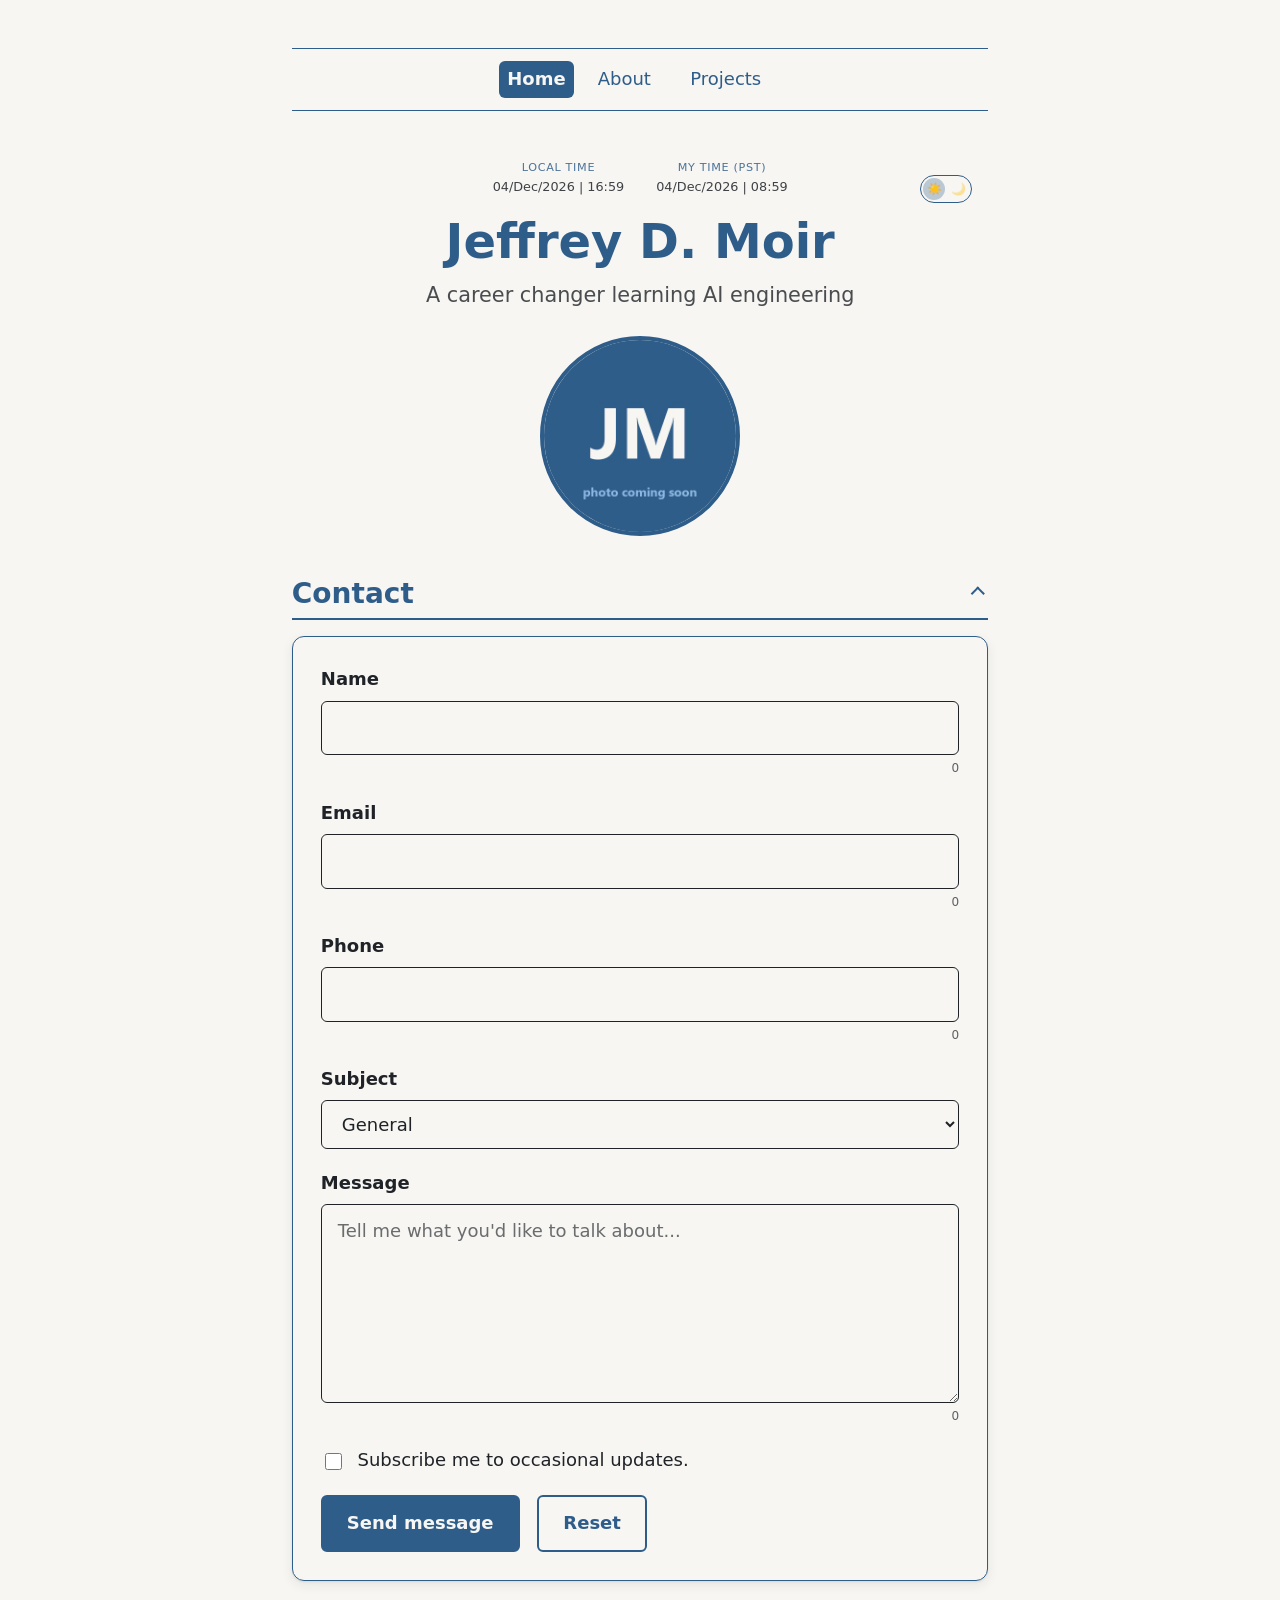
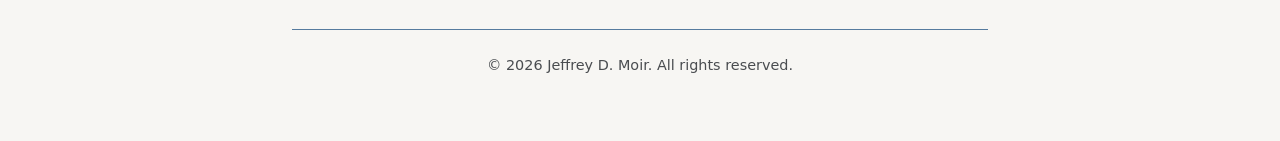
<file: index.html>
<!DOCTYPE html>
<!--
  ============================================================
  FILE OVERVIEW: index.html, the homepage of my profile site
  ============================================================
  The HOMEPAGE of my profile site: who I am, and a way to contact me.

  Page layout from top to bottom:
    1. <nav>     : the site's navigation bar (Home, About, Projects), with "Home" highlighted
    2. <header>  : light/dark theme slide switch (pinned to the top right), two clocks
                   (the visitor's time and mine, added by main.js), my name, tagline, and photo
    3. <main>    : the Contact section (a form with name, email, phone, subject, message,
                   a subscribe checkbox, a hidden anti-spam field, and Send/Reset buttons;
                   each text box shows a live character count). It starts open; click its
                   heading (or its arrow) to slide it closed and open again.
    4. <footer>  : copyright line

  This site has three pages, which all share the same files, kept in folders
  by type:
    - css/styles.css : all of the look and layout (colors, fonts, spacing)
    - js/main.js     : all of the interactive parts (theme switch, clocks,
                       sliding sections, forms)
    - images/        : the pictures (my profile photo and project screenshots)
  The CSS and JavaScript are linked in the <head> below. No frameworks are used.
  Comments like this one are "non-executable": the browser skips them
  and never shows them on the page. They're notes for whoever reads the code.

  The line above this comment, <!DOCTYPE html>, tells the browser
  "this is a modern HTML5 page." It must always be the very first line.
-->

<!-- START OF PAGE: <html> wraps the whole page. lang="en" tells browsers and screen readers the page is in English. -->
<html lang="en">

<!-- ===== HEAD: information ABOUT the page. Nothing in here shows up on the page itself. ===== -->
<head>
  <!-- Sets the character encoding so letters, symbols, and punctuation display correctly. -->
  <meta charset="UTF-8">
  <!-- Makes the page fit the width of the screen, so it works on phones too. -->
  <meta name="viewport" content="width=device-width, initial-scale=1.0">
  <!-- The text shown on the browser tab. -->
  <title>Jeffrey D. Moir | Profile</title>
  <!-- A one-sentence summary of the page. Search engines like Google show it under the page's
       title in their results, and apps like texts, Slack, and LinkedIn often show it in link previews. -->
  <meta name="description" content="Jeffrey D. Moir is a career changer learning AI engineering, with a background in quality control, Lean Six Sigma, and root cause analysis.">
  <!-- The little icon shown on the browser tab (a "favicon"): my initials, JM, in a blue circle.
       Instead of pointing at a separate image file, the picture is written right here as SVG code
       (SVG = a way of describing a drawing with text). "data:image/svg+xml," means "the picture
       follows in this attribute." %23 is the code for the # sign, which can't be typed directly
       inside this kind of link. The circle uses the same blue as the page's light-theme accent. -->
  <link rel="icon" href="data:image/svg+xml,%3Csvg xmlns='http://www.w3.org/2000/svg' viewBox='0 0 64 64'%3E%3Ccircle cx='32' cy='32' r='32' fill='%232f5d8a'/%3E%3Ctext x='32' y='42' font-family='system-ui,Segoe UI,Arial,sans-serif' font-size='28' font-weight='700' text-anchor='middle' fill='%23f7f6f3'%3EJM%3C/text%3E%3C/svg%3E">
  <!-- Links the SHARED stylesheet. Every page links this same file, so the whole site looks the
       same and a style only has to be changed in one place. rel="stylesheet" says "this file is CSS,"
       and href is where to find it: "css/styles.css" means "the file styles.css, inside the
       css folder that sits next to this page." -->
  <link rel="stylesheet" href="css/styles.css">
  <!-- Loads the SHARED JavaScript file, js/main.js (main.js, inside the js folder), which every page uses: it runs the theme switch, the clocks,
       the sliding sections, and the forms (each page only uses the parts it has).
       It's placed in the <head> (and not at the end of the page) on purpose: it needs to apply
       a saved theme choice BEFORE the page appears, so the page doesn't flash the wrong colors. -->
  <script src="js/main.js"></script>
</head>
<!-- ===== END OF HEAD ===== -->

<!-- ===== BODY: everything inside here is what you actually see on the page. ===== -->
<body>

  <!-- ===== NAV: the site's navigation bar, at the top of every page. <nav> tells browsers and
       screen readers "these are the main site links." The same three links are on every page. ===== -->
  <nav>
    <!-- An unordered list (<ul>) is the standard way to group navigation links. Each <li> is one list item. -->
    <ul>
      <!-- Each <a> is a link to one page of the site. href is the file it opens (all three pages
           sit in the same folder, so just the file name is enough).
           aria-current="page" marks the link to THE PAGE YOU'RE ON. Screen readers announce it as
           "current page," and styles.css highlights it, so you can see where you are. Each page
           puts it on its own link: here, "Home".
           data-text repeats the link's word. styles.css uses it to save room for the bold
           version of the word, so the links don't shift sideways when one turns bold.
           (If you rename a link, change its data-text to match.) -->
      <li><a href="index.html" data-text="Home" aria-current="page">Home</a></li>
      <li><a href="about.html" data-text="About">About</a></li>
      <li><a href="projects.html" data-text="Projects">Projects</a></li>
    </ul>
  </nav>
  <!-- ===== END OF NAV ===== -->

  <!-- ===== HEADER: the introduction at the top of the homepage (theme switch, clocks, name, tagline, photo). ===== -->
  <header>
    <!-- THEME SLIDE SWITCH: a small sliding switch that changes the page between light and dark.
         A sun sits on the left end and a moon on the right end. A round "knob" slides
         to whichever side is active. styles.css draws it and pins it to the top-right corner.
         type="button" = a plain button that runs code (it isn't part of the form and doesn't submit anything).
         id="theme-toggle" = a unique name so main.js can find it.
         role="switch" = tells screen readers this is an on/off switch, not an ordinary button.
         aria-checked = whether the switch is "on" ("true" = dark theme, "false" = light theme).
           main.js flips this value on every click, and styles.css uses it to move the knob.
         aria-label = the name screen readers announce, e.g. "Dark theme, switch, off".
         Inside: three <span>s (plain containers with no meaning of their own) for the sun, the moon,
         and the knob. aria-hidden="true" hides them from screen readers, since they're only decoration. -->
    <button type="button" id="theme-toggle" role="switch" aria-checked="false" aria-label="Dark theme">
      <span class="theme-icon theme-sun" aria-hidden="true">☀️</span>
      <span class="theme-icon theme-moon" aria-hidden="true">🌙</span>
      <span class="theme-knob" aria-hidden="true"></span>
    </button>

    <!-- TWO CLOCKS: main.js adds them here, just above the page's <h1> heading, when the page loads.
         They're built by main.js (instead of being written out in this file) because they only
         work with JavaScript running: this way there are never placeholder dashes or empty clocks
         on the page, and if JavaScript is off, the clocks simply don't appear.
         See "CLOCKS" in main.js for the HTML it adds. -->

    <!-- The main heading of the page: my name. A page should have only one <h1>. -->
    <h1>Jeffrey D. Moir</h1>
    <!-- A paragraph holding my tagline, which sits right under my name. -->
    <p>A career changer learning AI engineering</p>
    <!-- Profile photo (a placeholder for now: to use a real photo, save it as images/profile.jpg,
         replacing the placeholder, ideally square and at least 400x400 pixels).
         src    = where the image comes from: profile.jpg, inside the images folder
         alt    = a text description, read aloud by screen readers and shown if the image fails to load
         width/height = the size it's shown at, in pixels, so the page saves the right amount of
                        space while it loads (the file itself is twice as big, so it stays sharp
                        on high-resolution screens) -->
    <img src="images/profile.jpg" alt="Profile photo of Jeffrey D. Moir" width="200" height="200">
  </header>
  <!-- ===== END OF HEADER ===== -->

  <!-- ===== MAIN: the central content of the page. A page should have only one <main>. ===== -->
  <main>

    <!-- ----- CONTACT SECTION: a form visitors can fill out to send me a message.
         id="contact" gives this section a unique name, so a link like index.html#contact can jump straight to it. ----- -->
    <section id="contact">
      <!-- Open/close box, starting open ("open"). It wraps the heading and the whole form.
           The About section in about.html explains how <details> and <summary> work. -->
      <details open>
      <summary><h2>Contact</h2><span class="section-arrow" aria-hidden="true"></span></summary>

      <!-- START OF CONTACT FORM: <form> groups all the fields so they get sent together when the button is clicked.
           There is no "action" (where to send the data) yet, so for now clicking Send just reloads the page.
           A real destination will be added later. -->
      <form>

        <!-- NAME FIELD: <label for="name"> is connected to the input with id="name".
             That link lets screen readers announce the label, and clicking the label puts the cursor in the box.
             type="text" = a single line of text. "required" = the browser won't send the form if this is empty.
             pattern = a rule the entry must match, so real names like "O'Brien", "Mary-Jane", "José", and "Jeffrey D. Moir" work.
             Reading the rule piece by piece:
               \p{L}      = the first character must be a letter from any language (so A, z, é, ñ, ü all count)
               [ ... ]*   = then any number (*) of the characters listed inside the brackets:
                   \p{L}  = any letter
                   \p{M}  = accent marks that some keyboards type as a separate piece after a letter
                   ' and ’ = straight and curly apostrophes (phones often turn ' into ’ automatically)
                   space and . = for middle names and initials
                   \-     = a hyphen (the backslash tells the browser it means a real "-")
             Numbers and other symbols (like @ or #) are still rejected.
             title = the hint the browser shows when the entry breaks that rule. -->
        <p>
          <label for="name">Name</label>
          <input type="text" id="name" name="name" pattern="\p{L}[\p{L}\p{M}'’ .\-]*" title="Please use letters, spaces, hyphens, apostrophes, or periods." required>
          <!-- CHARACTER COUNT: the small number under the box's right edge. <small> is the HTML tag
               for small side notes. data-for="name" tells main.js which box this counter belongs to,
               and main.js updates the number as the visitor types. Every text box has one. -->
          <small class="char-count" data-for="name">0</small>
        </p>

        <!-- EMAIL FIELD: type="email" makes the browser check that the entry looks like an email address.
             On phones it also shows a keyboard with the @ key. "required" = must be filled in.
             pattern = a stricter rule than type="email" alone (which accepts "me@home" with no dot).
             It needs: something, then @, then something, then a dot, then something:
               [^@\s]+  = one or more characters that are NOT an @ or a space (\s means any space)
               @        = exactly one @
               \.       = a real dot (the backslash means "an actual . character")
             While the address doesn't match yet, styles.css shows the text in red.
             title = the hint the browser shows if the form is sent with a bad address. -->
        <p>
          <label for="email">Email</label>
          <input type="email" id="email" name="email" pattern="[^@\s]+@[^@\s]+\.[^@\s]+" title="Please enter an email address like name@example.com." required>
          <small class="char-count" data-for="email">0</small>
        </p>

        <!-- PHONE FIELD: type="tel" is for telephone numbers. On phones it shows a number keypad.
             It doesn't check the format (phone formats differ around the world), and it's optional because it has no "required". -->
        <p>
          <label for="phone">Phone</label>
          <input type="tel" id="phone" name="phone">
          <small class="char-count" data-for="phone">0</small>
        </p>

        <!-- SUBJECT DROPDOWN: <select> creates a drop-down menu, and each <option> is one choice in it.
             "value" is what gets sent with the form; the text between the tags is what the visitor sees.
             The first option is picked by default. -->
        <p>
          <label for="subject">Subject</label>
          <select id="subject" name="subject">
            <option value="general">General</option>
            <option value="project-inquiry">Project inquiry</option>
            <option value="other">Other</option>
          </select>
        </p>

        <!-- MESSAGE BOX: <textarea> is a larger, multi-line text box for longer messages.
             "placeholder" shows grey hint text that disappears when the visitor starts typing.
             rows = how many lines tall the box starts. "required" = must be filled in. -->
        <p>
          <label for="message">Message</label>
          <textarea id="message" name="message" rows="6" placeholder="Tell me what you'd like to talk about..." required></textarea>
          <small class="char-count" data-for="message">0</small>
        </p>

        <!-- SUBSCRIBE CHECKBOX: type="checkbox" is a box the visitor can tick or leave blank.
             If ticked, the form sends subscribe=yes (the "value"). If left blank, nothing is sent for it.
             The label comes after the box here, which is the usual order for checkboxes. -->
        <p>
          <input type="checkbox" id="subscribe" name="subscribe" value="yes">
          <label for="subscribe">Subscribe me to occasional updates.</label>
        </p>

        <!-- HONEYPOT FIELD (anti-spam trap): a field real people never see, so they leave it empty.
             Spam bots fill in every field they find, so if this one has text, the message is from a bot and can be thrown away.
             The "hidden" attribute keeps the whole paragraph off the page without needing CSS.
             aria-hidden="true" = screen readers skip it too.
             tabindex="-1" = pressing Tab never lands on it.
             autocomplete="off" = the browser won't auto-fill it for a real visitor by mistake.
             The name "website" is chosen on purpose because it looks like a normal field to a bot. -->
        <p hidden aria-hidden="true">
          <label for="website">Leave this field empty</label>
          <input type="text" id="website" name="website" tabindex="-1" autocomplete="off">
        </p>

        <!-- BUTTONS: both sit in the same paragraph so they appear side by side.
             type="submit" = sends the form (the browser checks the required fields and the name pattern first).
             type="reset"  = clears every field back to how it started. It doesn't send anything. -->
        <p>
          <button type="submit">Send message</button>
          <button type="reset">Reset</button>
        </p>

      </form>
      <!-- END OF CONTACT FORM -->

      </details>
    </section>
    <!-- ----- END OF CONTACT SECTION ----- -->

  </main>
  <!-- ===== END OF MAIN ===== -->

  <!-- ===== FOOTER: the closing area at the bottom of the page, usually for copyright and contact info. ===== -->
  <footer>
    <!-- Copyright line. &copy; is a special code that displays the © symbol. -->
    <p>&copy; 2026 Jeffrey D. Moir. All rights reserved.</p>
  </footer>
  <!-- ===== END OF FOOTER ===== -->

</body>
<!-- ===== END OF BODY ===== -->

</html>
<!-- END OF PAGE -->
</file>
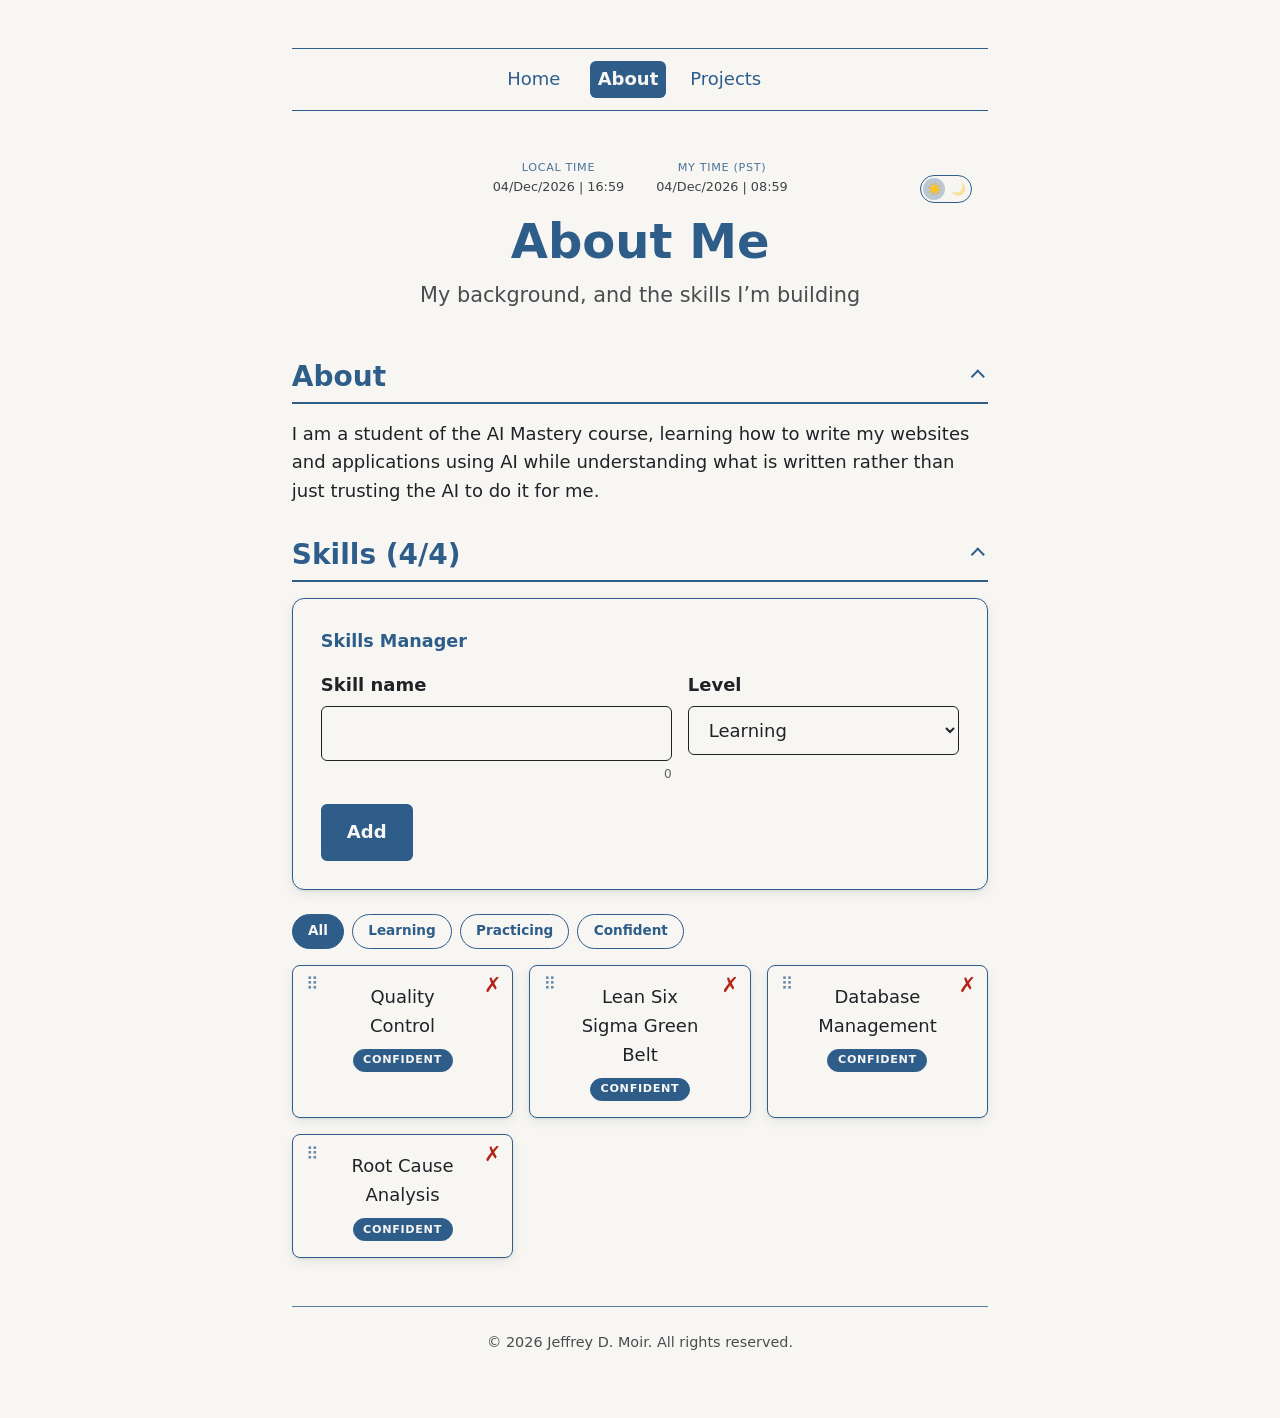
<file: about.html>
<!DOCTYPE html>
<!--
  ============================================================
  FILE OVERVIEW: about.html, the About page of my profile site
  ============================================================
  The ABOUT page of my profile site: who I am and what my skills are.

  Page layout from top to bottom:
    1. <nav>     : the site's navigation bar (Home, About, Projects), with "About" highlighted
    2. <header>  : light/dark theme slide switch, two clocks, and the page heading
    3. <main>    : two sections, both starting open (click a heading to slide it closed):
         - About
         - Skills (built by main.js from its "skills" array, each with a level; a Skills
           Manager adds skills; filter buttons show one level at a time; click a skill's
           name to edit it; each skill has a red X to delete it and a grip to drag it)
    4. <footer>  : copyright line

  This site has three pages, which all share the same files, kept in folders
  by type:
    - css/styles.css : all of the look and layout (colors, fonts, spacing)
    - js/main.js     : all of the interactive parts (theme switch, clocks,
                       sliding sections, forms)
    - images/        : the pictures (my profile photo and project screenshots)
  The CSS and JavaScript are linked in the <head> below. No frameworks are used.
  Comments like this one are "non-executable": the browser skips them
  and never shows them on the page. They're notes for whoever reads the code.

  The line above this comment, <!DOCTYPE html>, tells the browser
  "this is a modern HTML5 page." It must always be the very first line.
-->

<!-- START OF PAGE: <html> wraps the whole page. lang="en" tells browsers and screen readers the page is in English. -->
<html lang="en">

<!-- ===== HEAD: information ABOUT the page. Nothing in here shows up on the page itself. ===== -->
<head>
  <!-- Sets the character encoding so letters, symbols, and punctuation display correctly. -->
  <meta charset="UTF-8">
  <!-- Makes the page fit the width of the screen, so it works on phones too. -->
  <meta name="viewport" content="width=device-width, initial-scale=1.0">
  <!-- The text shown on the browser tab. -->
  <title>About | Jeffrey D. Moir</title>
  <!-- A one-sentence summary of the page. Search engines like Google show it under the page's
       title in their results, and apps like texts, Slack, and LinkedIn often show it in link previews. -->
  <meta name="description" content="About Jeffrey D. Moir: a career changer learning AI engineering, and the skills he brings from quality control, Lean Six Sigma, and root cause analysis.">
  <!-- The little icon shown on the browser tab (a "favicon"): my initials, JM, in a blue circle.
       Instead of pointing at a separate image file, the picture is written right here as SVG code
       (SVG = a way of describing a drawing with text). "data:image/svg+xml," means "the picture
       follows in this attribute." %23 is the code for the # sign, which can't be typed directly
       inside this kind of link. The circle uses the same blue as the page's light-theme accent. -->
  <link rel="icon" href="data:image/svg+xml,%3Csvg xmlns='http://www.w3.org/2000/svg' viewBox='0 0 64 64'%3E%3Ccircle cx='32' cy='32' r='32' fill='%232f5d8a'/%3E%3Ctext x='32' y='42' font-family='system-ui,Segoe UI,Arial,sans-serif' font-size='28' font-weight='700' text-anchor='middle' fill='%23f7f6f3'%3EJM%3C/text%3E%3C/svg%3E">
  <!-- Links the SHARED stylesheet. Every page links this same file, so the whole site looks the
       same and a style only has to be changed in one place. rel="stylesheet" says "this file is CSS,"
       and href is where to find it: "css/styles.css" means "the file styles.css, inside the
       css folder that sits next to this page." -->
  <link rel="stylesheet" href="css/styles.css">
  <!-- Loads the SHARED JavaScript file, js/main.js (main.js, inside the js folder), which every page uses: it runs the theme switch, the clocks,
       the sliding sections, and the forms (each page only uses the parts it has).
       It's placed in the <head> (and not at the end of the page) on purpose: it needs to apply
       a saved theme choice BEFORE the page appears, so the page doesn't flash the wrong colors. -->
  <script src="js/main.js"></script>
</head>
<!-- ===== END OF HEAD ===== -->

<!-- ===== BODY: everything inside here is what you actually see on the page. ===== -->
<body>

  <!-- ===== NAV: the site's navigation bar, at the top of every page. <nav> tells browsers and
       screen readers "these are the main site links." The same three links are on every page. ===== -->
  <nav>
    <!-- An unordered list (<ul>) is the standard way to group navigation links. Each <li> is one list item. -->
    <ul>
      <!-- Each <a> is a link to one page of the site. href is the file it opens (all three pages
           sit in the same folder, so just the file name is enough).
           aria-current="page" marks the link to THE PAGE YOU'RE ON. Screen readers announce it as
           "current page," and styles.css highlights it, so you can see where you are. Each page
           puts it on its own link: here, "About".
           data-text repeats the link's word. styles.css uses it to save room for the bold
           version of the word, so the links don't shift sideways when one turns bold.
           (If you rename a link, change its data-text to match.) -->
      <li><a href="index.html" data-text="Home">Home</a></li>
      <li><a href="about.html" data-text="About" aria-current="page">About</a></li>
      <li><a href="projects.html" data-text="Projects">Projects</a></li>
    </ul>
  </nav>
  <!-- ===== END OF NAV ===== -->

  <!-- ===== HEADER: the top of the page (theme switch, clocks, and page heading). ===== -->
  <header>
    <!-- THEME SLIDE SWITCH: a small sliding switch that changes the page between light and dark.
         A sun sits on the left end and a moon on the right end. A round "knob" slides
         to whichever side is active. styles.css draws it and pins it to the top-right corner.
         type="button" = a plain button that runs code (it isn't part of the form and doesn't submit anything).
         id="theme-toggle" = a unique name so main.js can find it.
         role="switch" = tells screen readers this is an on/off switch, not an ordinary button.
         aria-checked = whether the switch is "on" ("true" = dark theme, "false" = light theme).
           main.js flips this value on every click, and styles.css uses it to move the knob.
         aria-label = the name screen readers announce, e.g. "Dark theme, switch, off".
         Inside: three <span>s (plain containers with no meaning of their own) for the sun, the moon,
         and the knob. aria-hidden="true" hides them from screen readers, since they're only decoration. -->
    <button type="button" id="theme-toggle" role="switch" aria-checked="false" aria-label="Dark theme">
      <span class="theme-icon theme-sun" aria-hidden="true">☀️</span>
      <span class="theme-icon theme-moon" aria-hidden="true">🌙</span>
      <span class="theme-knob" aria-hidden="true"></span>
    </button>

    <!-- TWO CLOCKS: main.js adds them here, just above the page's <h1> heading, when the page loads.
         They're built by main.js (instead of being written out in this file) because they only
         work with JavaScript running: this way there are never placeholder dashes or empty clocks
         on the page, and if JavaScript is off, the clocks simply don't appear.
         See "CLOCKS" in main.js for the HTML it adds. -->

    <!-- The main heading of the page. A page should have only one <h1>. -->
    <h1>About Me</h1>
    <!-- A short line introducing the page, styled like the homepage's tagline. -->
    <p>My background, and the skills I&rsquo;m building</p>
  </header>
  <!-- ===== END OF HEADER ===== -->

  <!-- ===== MAIN: the central content of the page. A page should have only one <main>. ===== -->
  <main>

    <!-- ----- ABOUT SECTION: a short introduction about me. A <section> groups related content under its own heading.
         id="about" gives this section a unique name, so a link like about.html#about can jump straight to it. ----- -->
    <section id="about">
      <!-- OPEN/CLOSE BOX: <details> is HTML's built-in "show more / show less" box.
           Its first child, <summary>, is the part that's always visible and clickable:
           here, the section heading plus a small arrow. Clicking it shows everything else
           inside <details>; clicking again hides it. That works even without JavaScript;
           main.js adds a smooth 0.3-second slide when it opens and closes.
           The "open" attribute makes the box start open, since this page is all about it
           (without "open", it would start closed). The other sections use the same structure. -->
      <details open>
        <!-- The clickable heading row. <h2> is one level below the page's <h1>.
             The arrow is drawn by styles.css; aria-hidden="true" hides it from screen readers,
             which already announce whether the box is open or closed. -->
        <summary><h2>About</h2><span class="section-arrow" aria-hidden="true"></span></summary>
        <!-- A paragraph describing what I'm learning and why. -->
        <p>I am a student of the AI Mastery course, learning how to write my websites and applications using AI while understanding what is written rather than just trusting the AI to do it for me.</p>
      </details>
    </section>
    <!-- ----- END OF ABOUT SECTION ----- -->

    <!-- ----- SKILLS SECTION: a list of my professional skills, plus a Skills Manager for adding more.
         id="skills" gives this section a unique name, so a link like about.html#skills can jump
         straight to it, and styles.css uses it to lay out just this list as a grid. ----- -->
    <section id="skills">
      <!-- Open/close box (see the About section for how <details> and <summary> work). -->
      <details open>
        <!-- The heading includes the skill count as "shown / total", e.g. "Skills (2/5)" means
             2 skills match the current filter out of 5 in all. The numbers go in the empty
             <span id="skill-count">: main.js fills it in, and updates it whenever a skill is
             added or deleted, or a filter button is clicked. -->
        <summary><h2>Skills <span id="skill-count"></span></h2><span class="section-arrow" aria-hidden="true"></span></summary>

        <!-- SKILLS MANAGER: a small form for adding a new skill to the list below.
             It's a <form>, so pressing Enter in the box adds the skill, just like clicking the button.
             main.js handles it: it stops the page from reloading, adds the new skill (its name and
             level) to the "skills" array, and redraws the list. Nothing is sent anywhere.
             id="skill-form" = the name main.js uses to find this form.
             class="manager" = the name styles.css uses to style both "add" forms on the page.
             aria-labelledby = tells screen readers this form is named by its "Skills Manager" heading.
             <h3> is one level below the section's <h2>, since this block sits inside the Skills section. -->
        <form id="skill-form" class="manager" aria-labelledby="skills-manager-heading">
          <h3 id="skills-manager-heading">Skills Manager</h3>
          <!-- The name box and the level dropdown, side by side (class="field-row", the same
               layout as the project form; they stack on narrow phone screens). -->
          <div class="field-row">
            <!-- SKILL NAME: works like the contact form's boxes: a label, the box, and a character
                 count under it. required = the form won't add an empty skill.
                 maxlength="40" = the box stops accepting letters after 40, so a skill fits on its card. -->
            <p>
              <label for="new-skill">Skill name</label>
              <input type="text" id="new-skill" name="new-skill" maxlength="40" required>
              <small class="char-count" data-for="new-skill">0</small>
            </p>
            <!-- LEVEL: a dropdown (<select>) with the three levels. Each <option>'s value is what
                 gets saved with the skill; "learning" is picked by default because it's first. -->
            <p>
              <label for="new-skill-level">Level</label>
              <select id="new-skill-level" name="new-skill-level">
                <option value="learning">Learning</option>
                <option value="practicing">Practicing</option>
                <option value="confident">Confident</option>
              </select>
            </p>
          </div>
          <p>
            <button type="submit">Add</button>
          </p>
        </form>

        <!-- FILTER BUTTONS: show only the skills at one level, or all of them.
             role="group" with aria-label tells screen readers these buttons belong together and
             what they're for. Each button's data-filter says which level it shows ("all" shows
             everything). aria-pressed says whether it's the active filter ("true") or not
             ("false"): main.js updates it on every click, screen readers announce it
             ("pressed"), and styles.css gives the active button a filled-in background.
             "All" starts active. The heading's count then shows "shown / total", e.g. (2/5). -->
        <div class="skill-filters" role="group" aria-label="Filter skills by level">
          <button type="button" class="filter-button" data-filter="all" aria-pressed="true">All</button>
          <button type="button" class="filter-button" data-filter="learning" aria-pressed="false">Learning</button>
          <button type="button" class="filter-button" data-filter="practicing" aria-pressed="false">Practicing</button>
          <button type="button" class="filter-button" data-filter="confident" aria-pressed="false">Confident</button>
        </div>

        <!-- THE SKILLS LIST: an unordered list, since the order of the skills doesn't matter.
             It starts empty on purpose: the skills are listed in the "skills" array at the top of
             main.js, and its renderSkills() function builds one <li> card per skill here when
             the page loads (with the skill's name, a level badge, a grip handle, and a red X).
             id="skill-list" = the name main.js uses to find this list. -->
        <ul id="skill-list"></ul>
      </details>
    </section>
    <!-- ----- END OF SKILLS SECTION ----- -->

  </main>
  <!-- ===== END OF MAIN ===== -->

  <!-- ===== FOOTER: the closing area at the bottom of the page, usually for copyright and contact info. ===== -->
  <footer>
    <!-- Copyright line. &copy; is a special code that displays the © symbol. -->
    <p>&copy; 2026 Jeffrey D. Moir. All rights reserved.</p>
  </footer>
  <!-- ===== END OF FOOTER ===== -->

</body>
<!-- ===== END OF BODY ===== -->

</html>
<!-- END OF PAGE -->
</file>
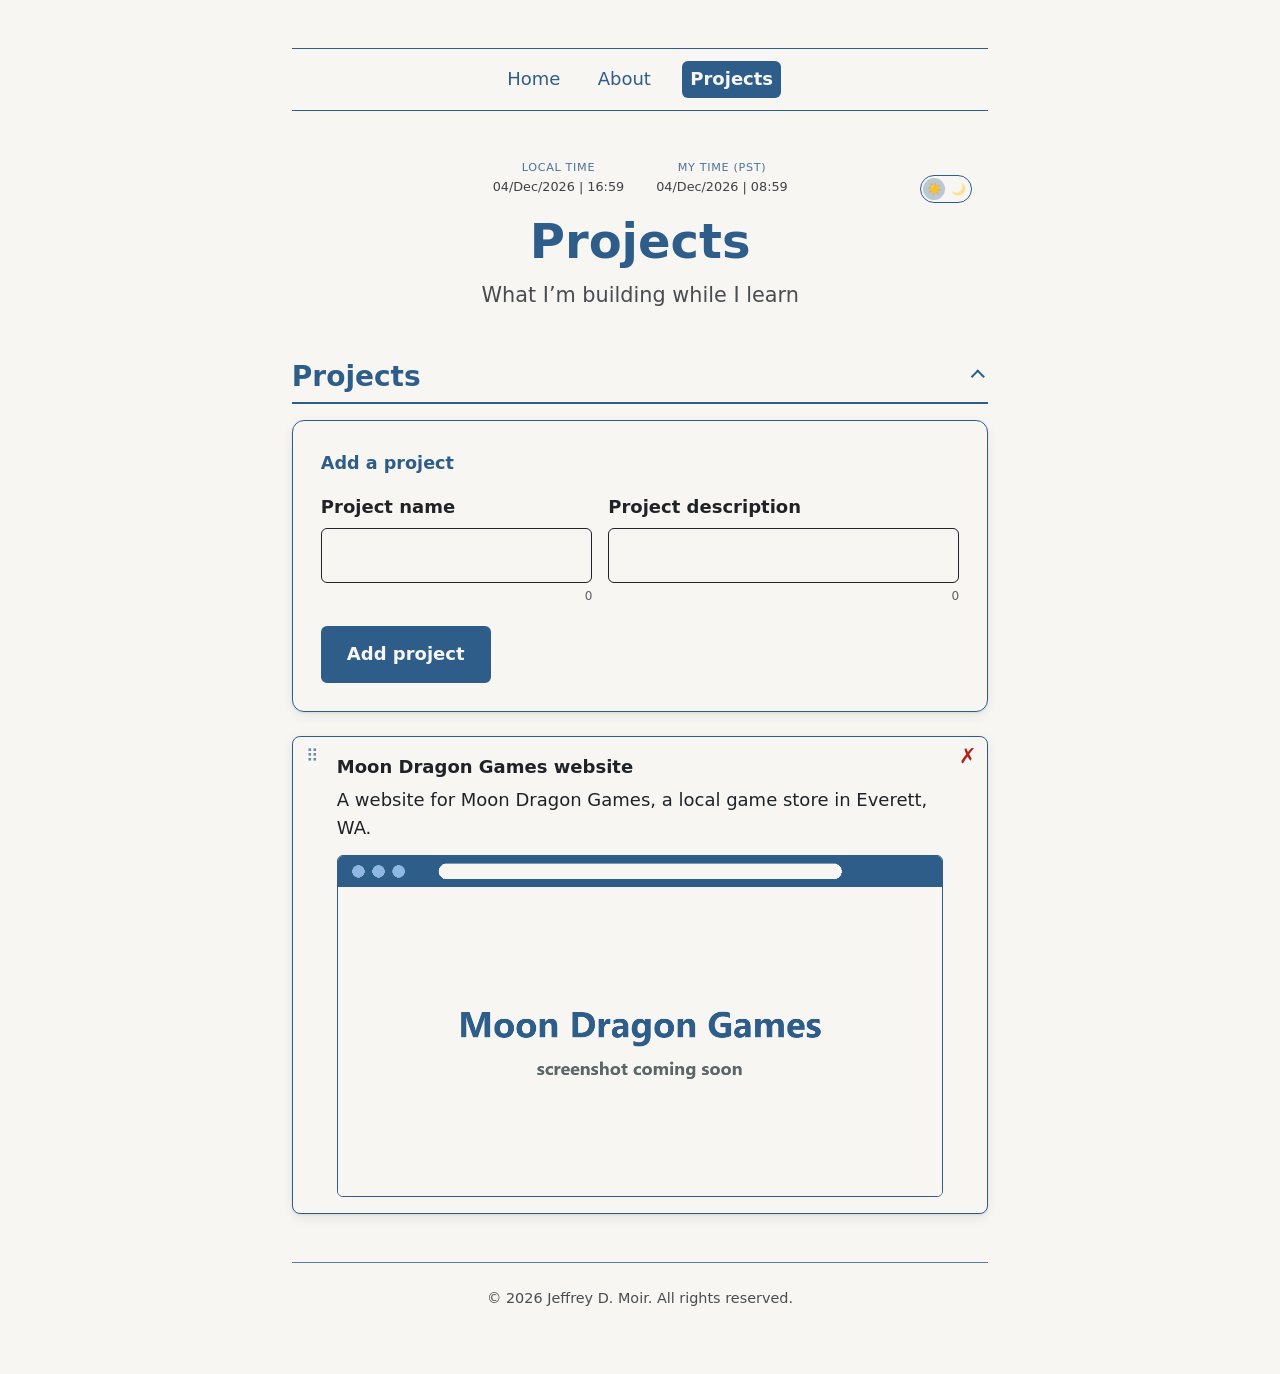
<file: projects.html>
<!DOCTYPE html>
<!--
  ============================================================
  FILE OVERVIEW: projects.html, the Projects page of my profile site
  ============================================================
  The PROJECTS page of my profile site: what I'm working on.

  Page layout from top to bottom:
    1. <nav>     : the site's navigation bar (Home, About, Projects), with "Projects" highlighted
    2. <header>  : light/dark theme slide switch, two clocks, and the page heading
    3. <main>    : the Projects section, starting open (click its heading to slide it closed),
                   with a form for adding projects; each project has a red X to delete it and
                   a grip to drag it into a new order
    4. <footer>  : copyright line

  This site has three pages, which all share the same files, kept in folders
  by type:
    - css/styles.css : all of the look and layout (colors, fonts, spacing)
    - js/main.js     : all of the interactive parts (theme switch, clocks,
                       sliding sections, forms)
    - images/        : the pictures (my profile photo and project screenshots)
  The CSS and JavaScript are linked in the <head> below. No frameworks are used.
  Comments like this one are "non-executable": the browser skips them
  and never shows them on the page. They're notes for whoever reads the code.

  The line above this comment, <!DOCTYPE html>, tells the browser
  "this is a modern HTML5 page." It must always be the very first line.
-->

<!-- START OF PAGE: <html> wraps the whole page. lang="en" tells browsers and screen readers the page is in English. -->
<html lang="en">

<!-- ===== HEAD: information ABOUT the page. Nothing in here shows up on the page itself. ===== -->
<head>
  <!-- Sets the character encoding so letters, symbols, and punctuation display correctly. -->
  <meta charset="UTF-8">
  <!-- Makes the page fit the width of the screen, so it works on phones too. -->
  <meta name="viewport" content="width=device-width, initial-scale=1.0">
  <!-- The text shown on the browser tab. -->
  <title>Projects | Jeffrey D. Moir</title>
  <!-- A one-sentence summary of the page. Search engines like Google show it under the page's
       title in their results, and apps like texts, Slack, and LinkedIn often show it in link previews. -->
  <meta name="description" content="Projects by Jeffrey D. Moir, a career changer learning AI engineering.">
  <!-- The little icon shown on the browser tab (a "favicon"): my initials, JM, in a blue circle.
       Instead of pointing at a separate image file, the picture is written right here as SVG code
       (SVG = a way of describing a drawing with text). "data:image/svg+xml," means "the picture
       follows in this attribute." %23 is the code for the # sign, which can't be typed directly
       inside this kind of link. The circle uses the same blue as the page's light-theme accent. -->
  <link rel="icon" href="data:image/svg+xml,%3Csvg xmlns='http://www.w3.org/2000/svg' viewBox='0 0 64 64'%3E%3Ccircle cx='32' cy='32' r='32' fill='%232f5d8a'/%3E%3Ctext x='32' y='42' font-family='system-ui,Segoe UI,Arial,sans-serif' font-size='28' font-weight='700' text-anchor='middle' fill='%23f7f6f3'%3EJM%3C/text%3E%3C/svg%3E">
  <!-- Links the SHARED stylesheet. Every page links this same file, so the whole site looks the
       same and a style only has to be changed in one place. rel="stylesheet" says "this file is CSS,"
       and href is where to find it: "css/styles.css" means "the file styles.css, inside the
       css folder that sits next to this page." -->
  <link rel="stylesheet" href="css/styles.css">
  <!-- Loads the SHARED JavaScript file, js/main.js (main.js, inside the js folder), which every page uses: it runs the theme switch, the clocks,
       the sliding sections, and the forms (each page only uses the parts it has).
       It's placed in the <head> (and not at the end of the page) on purpose: it needs to apply
       a saved theme choice BEFORE the page appears, so the page doesn't flash the wrong colors. -->
  <script src="js/main.js"></script>
</head>
<!-- ===== END OF HEAD ===== -->

<!-- ===== BODY: everything inside here is what you actually see on the page. ===== -->
<body>

  <!-- ===== NAV: the site's navigation bar, at the top of every page. <nav> tells browsers and
       screen readers "these are the main site links." The same three links are on every page. ===== -->
  <nav>
    <!-- An unordered list (<ul>) is the standard way to group navigation links. Each <li> is one list item. -->
    <ul>
      <!-- Each <a> is a link to one page of the site. href is the file it opens (all three pages
           sit in the same folder, so just the file name is enough).
           aria-current="page" marks the link to THE PAGE YOU'RE ON. Screen readers announce it as
           "current page," and styles.css highlights it, so you can see where you are. Each page
           puts it on its own link: here, "Projects".
           data-text repeats the link's word. styles.css uses it to save room for the bold
           version of the word, so the links don't shift sideways when one turns bold.
           (If you rename a link, change its data-text to match.) -->
      <li><a href="index.html" data-text="Home">Home</a></li>
      <li><a href="about.html" data-text="About">About</a></li>
      <li><a href="projects.html" data-text="Projects" aria-current="page">Projects</a></li>
    </ul>
  </nav>
  <!-- ===== END OF NAV ===== -->

  <!-- ===== HEADER: the top of the page (theme switch, clocks, and page heading). ===== -->
  <header>
    <!-- THEME SLIDE SWITCH: a small sliding switch that changes the page between light and dark.
         A sun sits on the left end and a moon on the right end. A round "knob" slides
         to whichever side is active. styles.css draws it and pins it to the top-right corner.
         type="button" = a plain button that runs code (it isn't part of the form and doesn't submit anything).
         id="theme-toggle" = a unique name so main.js can find it.
         role="switch" = tells screen readers this is an on/off switch, not an ordinary button.
         aria-checked = whether the switch is "on" ("true" = dark theme, "false" = light theme).
           main.js flips this value on every click, and styles.css uses it to move the knob.
         aria-label = the name screen readers announce, e.g. "Dark theme, switch, off".
         Inside: three <span>s (plain containers with no meaning of their own) for the sun, the moon,
         and the knob. aria-hidden="true" hides them from screen readers, since they're only decoration. -->
    <button type="button" id="theme-toggle" role="switch" aria-checked="false" aria-label="Dark theme">
      <span class="theme-icon theme-sun" aria-hidden="true">☀️</span>
      <span class="theme-icon theme-moon" aria-hidden="true">🌙</span>
      <span class="theme-knob" aria-hidden="true"></span>
    </button>

    <!-- TWO CLOCKS: main.js adds them here, just above the page's <h1> heading, when the page loads.
         They're built by main.js (instead of being written out in this file) because they only
         work with JavaScript running: this way there are never placeholder dashes or empty clocks
         on the page, and if JavaScript is off, the clocks simply don't appear.
         See "CLOCKS" in main.js for the HTML it adds. -->

    <!-- The main heading of the page. A page should have only one <h1>. -->
    <h1>Projects</h1>
    <!-- A short line introducing the page, styled like the homepage's tagline. -->
    <p>What I&rsquo;m building while I learn</p>
  </header>
  <!-- ===== END OF HEADER ===== -->

  <!-- ===== MAIN: the central content of the page. A page should have only one <main>. ===== -->
  <main>

    <!-- ----- PROJECTS SECTION: my projects, plus a form for adding more.
         id="projects" gives this section a unique name, so a link like projects.html#projects can jump straight to it. ----- -->
    <section id="projects">
      <!-- Open/close box, starting open ("open"). The About section in about.html explains how
           <details> and <summary> work. -->
      <details open>
        <summary><h2>Projects</h2><span class="section-arrow" aria-hidden="true"></span></summary>
        <!-- ADD A PROJECT: a form with two boxes side by side (name and description) and a button.
             It works the same way as the Skills Manager above: main.js adds the new project to the
             list below and clears the boxes. Both boxes are required, and each has a character count.
             maxlength keeps the name to 60 characters and the description to 200. -->
        <form id="project-form" class="manager" aria-labelledby="add-project-heading">
          <h3 id="add-project-heading">Add a project</h3>
          <!-- The two boxes. class="field-row" lets styles.css place them next to each other
               (and stack them on narrow phone screens). -->
          <div class="field-row">
            <p>
              <label for="project-name">Project name</label>
              <input type="text" id="project-name" name="project-name" maxlength="60" required>
              <small class="char-count" data-for="project-name">0</small>
            </p>
            <p>
              <label for="project-description">Project description</label>
              <input type="text" id="project-description" name="project-description" maxlength="200" required>
              <small class="char-count" data-for="project-description">0</small>
            </p>
          </div>
          <p>
            <button type="submit">Add project</button>
          </p>
        </form>

        <!-- THE PROJECTS LIST: each <li> is one project, with its name in bold (<strong>) and
             its description in a paragraph underneath.
             id="project-list" = the name main.js uses to add and remove projects.
             main.js adds the red X delete button to every project, including this first one. -->
        <ul id="project-list" class="project-list">
          <li>
            <strong>Moon Dragon Games website</strong>
            <p>A website for Moon Dragon Games, a local game store in Everett, WA.</p>
            <!-- A screenshot of the project (a placeholder for now: replace
                 images/project-screenshot.png with a real screenshot, ideally 16:9, like 1200x675).
                 width/height give its shape, so the page saves the right space while it loads;
                 styles.css shrinks it to fit the card.
                 loading="lazy" tells the browser not to download it until it's about to scroll
                 into view, which speeds up the first load of the page. -->
            <img src="images/project-screenshot.png" alt="Screenshot of the Moon Dragon Games website" width="1200" height="675" loading="lazy">
          </li>
        </ul>
      </details>
    </section>
    <!-- ----- END OF PROJECTS SECTION ----- -->

  </main>
  <!-- ===== END OF MAIN ===== -->

  <!-- ===== FOOTER: the closing area at the bottom of the page, usually for copyright and contact info. ===== -->
  <footer>
    <!-- Copyright line. &copy; is a special code that displays the © symbol. -->
    <p>&copy; 2026 Jeffrey D. Moir. All rights reserved.</p>
  </footer>
  <!-- ===== END OF FOOTER ===== -->

</body>
<!-- ===== END OF BODY ===== -->

</html>
<!-- END OF PAGE -->
</file>
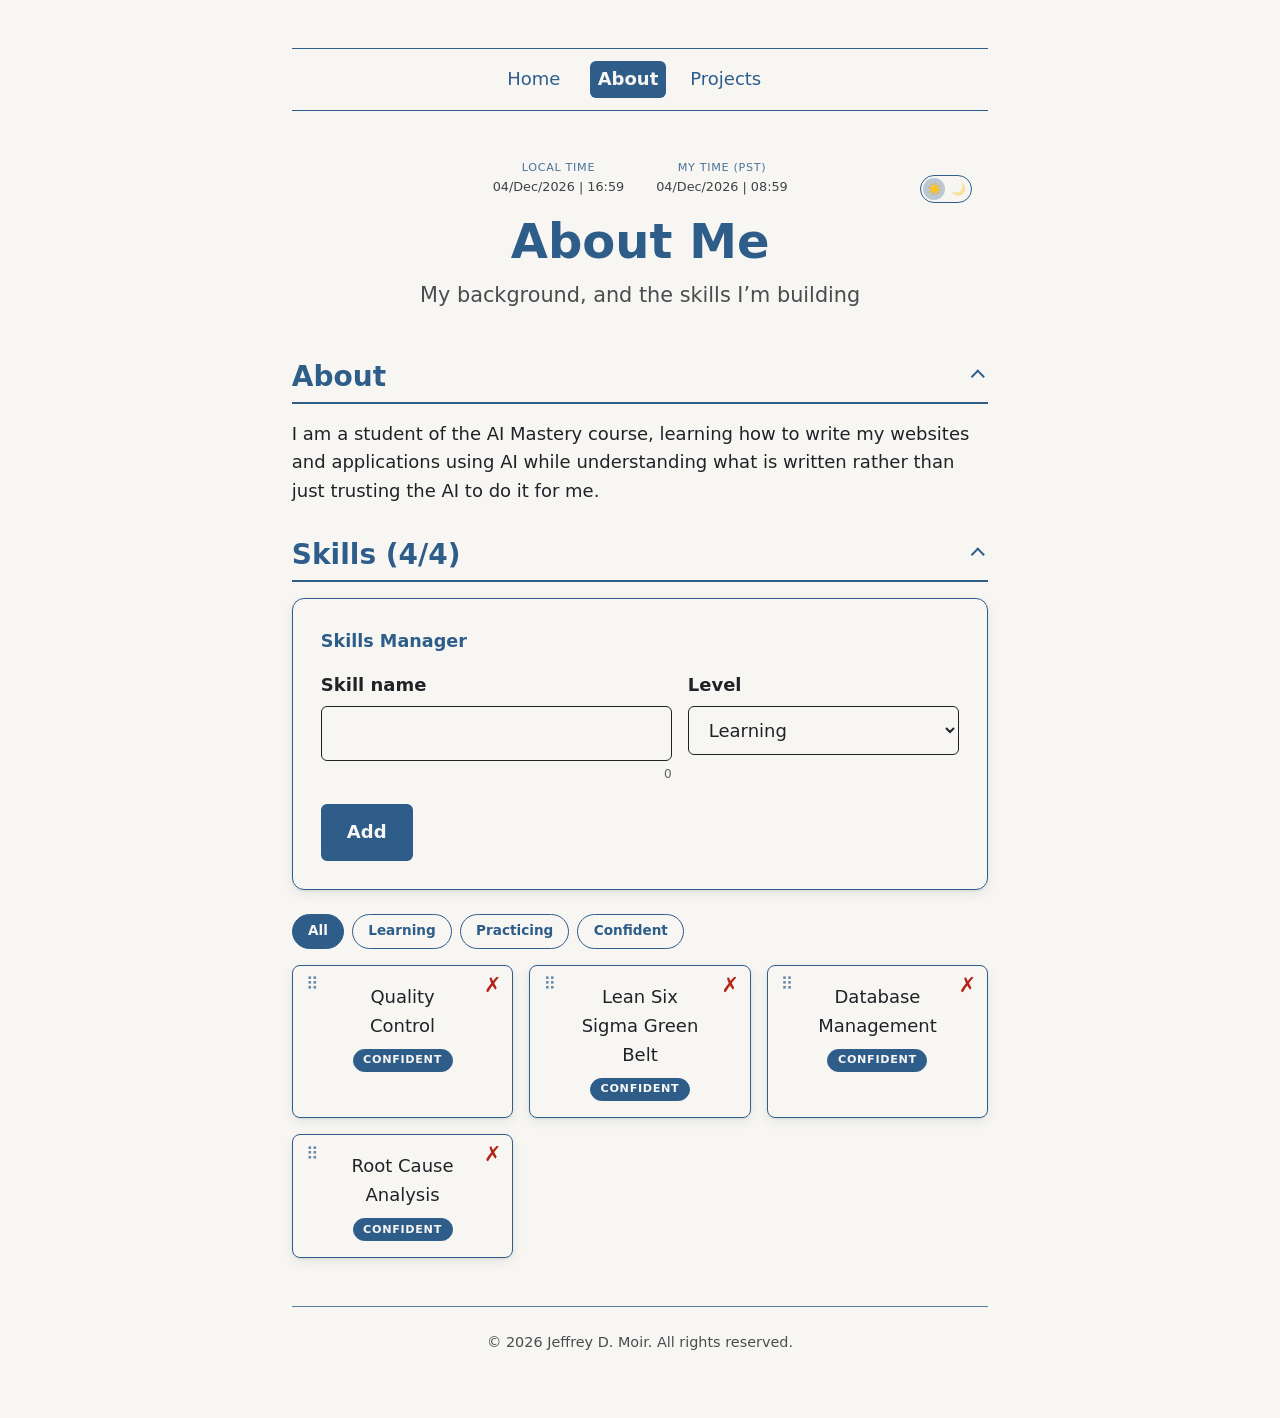
<file: code-only/about.html>
<!DOCTYPE html>

<html lang="en">

<head>
  <meta charset="UTF-8">
  <meta name="viewport" content="width=device-width, initial-scale=1.0">
  <title>About | Jeffrey D. Moir</title>
  <meta name="description" content="About Jeffrey D. Moir: a career changer learning AI engineering, and the skills he brings from quality control, Lean Six Sigma, and root cause analysis.">
  <link rel="icon" href="data:image/svg+xml,%3Csvg xmlns='http://www.w3.org/2000/svg' viewBox='0 0 64 64'%3E%3Ccircle cx='32' cy='32' r='32' fill='%232f5d8a'/%3E%3Ctext x='32' y='42' font-family='system-ui,Segoe UI,Arial,sans-serif' font-size='28' font-weight='700' text-anchor='middle' fill='%23f7f6f3'%3EJM%3C/text%3E%3C/svg%3E">
  <link rel="stylesheet" href="css/styles.css">
  <script src="js/main.js"></script>
</head>

<body>

  <nav>
    <ul>
      <li><a href="index.html" data-text="Home">Home</a></li>
      <li><a href="about.html" data-text="About" aria-current="page">About</a></li>
      <li><a href="projects.html" data-text="Projects">Projects</a></li>
    </ul>
  </nav>

  <header>
    <button type="button" id="theme-toggle" role="switch" aria-checked="false" aria-label="Dark theme">
      <span class="theme-icon theme-sun" aria-hidden="true">☀️</span>
      <span class="theme-icon theme-moon" aria-hidden="true">🌙</span>
      <span class="theme-knob" aria-hidden="true"></span>
    </button>

    <h1>About Me</h1>
    <p>My background, and the skills I&rsquo;m building</p>
  </header>

  <main>

    <section id="about">
      <details open>
        <summary><h2>About</h2><span class="section-arrow" aria-hidden="true"></span></summary>
        <p>I am a student of the AI Mastery course, learning how to write my websites and applications using AI while understanding what is written rather than just trusting the AI to do it for me.</p>
      </details>
    </section>

    <section id="skills">
      <details open>
        <summary><h2>Skills <span id="skill-count"></span></h2><span class="section-arrow" aria-hidden="true"></span></summary>

        <form id="skill-form" class="manager" aria-labelledby="skills-manager-heading">
          <h3 id="skills-manager-heading">Skills Manager</h3>
          <div class="field-row">
            <p>
              <label for="new-skill">Skill name</label>
              <input type="text" id="new-skill" name="new-skill" maxlength="40" required>
              <small class="char-count" data-for="new-skill">0</small>
            </p>
            <p>
              <label for="new-skill-level">Level</label>
              <select id="new-skill-level" name="new-skill-level">
                <option value="learning">Learning</option>
                <option value="practicing">Practicing</option>
                <option value="confident">Confident</option>
              </select>
            </p>
          </div>
          <p>
            <button type="submit">Add</button>
          </p>
        </form>

        <div class="skill-filters" role="group" aria-label="Filter skills by level">
          <button type="button" class="filter-button" data-filter="all" aria-pressed="true">All</button>
          <button type="button" class="filter-button" data-filter="learning" aria-pressed="false">Learning</button>
          <button type="button" class="filter-button" data-filter="practicing" aria-pressed="false">Practicing</button>
          <button type="button" class="filter-button" data-filter="confident" aria-pressed="false">Confident</button>
        </div>

        <ul id="skill-list"></ul>
      </details>
    </section>

  </main>

  <footer>
    <p>&copy; 2026 Jeffrey D. Moir. All rights reserved.</p>
  </footer>

</body>

</html>
</file>
<file: css/styles.css>
/*
  ============================================================
  FILE OVERVIEW: css/styles.css, the SHARED look and layout for every page of the site
  ============================================================
  It lives in the css folder; each page links it as "css/styles.css".
  All three pages (index.html, about.html, and projects.html) link this one
  file, so the whole site looks the same, and a style only has to be changed
  in one place. Rules for parts that are only on one page (like the skill
  cards on about.html) simply have nothing to style on the other pages.

  CSS (Cascading Style Sheets) controls how the page looks: colors,
  fonts, spacing, and layout. Each "rule" has two parts:
    - a selector (WHICH elements to style, e.g. "nav ul")
    - declarations inside { } (HOW to style them, e.g. "color: red;")
  Comments like this one, between slash-star and star-slash, are
  skipped by the browser. They're notes for whoever reads the code.

  Sections in this file, from top to bottom:
    1. Color palette (variables), with light and dark versions
    2. Base page setup (body, fonts, centering)
    3. Headings and text
    4. Header (clocks, name, tagline, photo)
   4b. Theme slide switch (top right)
    5. Navigation bar (flexbox), including the highlighted current-page link
    6. Main sections (spacing, and the open/close heading rows with arrows)
    7. Skills (grid, the level badge, the click-to-edit name, the skill count, and the filter buttons)
   7b. Skills Manager (with its level dropdown), project list, the red X delete buttons,
       and drag-to-reorder grips
    8. Contact form (inputs, focus states, buttons, character counts, red email)
    9. Footer
   10. Responsive layout: the @media block for screens 768px and wider
   11. Tablet tweaks: the @media block for screens 768px to 1023px only

  MOBILE FIRST: sections 1-9 style the page for phones. Sections 10 and 11
  at the very bottom adjust it for bigger screens, using two breakpoints:
    - under 768px          = phone   (sections 1-9 only)
    - 768px to 1023px      = tablet  (sections 1-9, plus 10, plus 11)
    - 1024px and wider     = desktop (sections 1-9, plus 10)

  About "rem": 1rem = the browser's base font size (usually 16px).
  Using rem for spacing means everything grows or shrinks together
  if someone raises their browser's text size.
*/


/* ===== 1. COLOR PALETTE =====
   :root means "the whole page." The names starting with -- are
   "custom properties" (variables): a color is defined once here and
   reused everywhere with var(--name). To change a color across the
   whole site, you only change it in this one spot.
   Three main colors are used, as planned, plus one "error" red that only
   appears to warn about a mistake (the email address while it isn't valid yet).
   color-scheme: light tells the browser to draw its own built-in parts
   (scrollbars, the dropdown menu, the checkbox) in their light style. */
:root {
  --color-background: #f7f6f3; /* warm off-white for the page background */
  --color-text: #1f2328;       /* near-black for body text (softer on the eyes than pure #000000) */
  --color-accent: #2f5d8a;     /* calm blue for headings, links, and highlights */
  --color-error: #b42318;      /* deep red for mistakes (easy to read on the light background) */
  color-scheme: light;

  /* SHADOW: used to make cards look slightly raised off the page.
     It isn't a fourth palette color. It's a see-through version of the near-black text color.
     rgb(31 35 40 / 0.08) = red 31, green 35, blue 40 (the same as #1f2328), at 8% strength.
     The two shadows are stacked: a tight one right under the card, and a wide soft one around it. */
  --shadow: 0 1px 2px rgb(31 35 40 / 0.08), 0 4px 12px rgb(31 35 40 / 0.08);
  /* A slightly stronger shadow, for when the mouse is over a skill card. */
  --shadow-hover: 0 2px 4px rgb(31 35 40 / 0.1), 0 8px 20px rgb(31 35 40 / 0.12);
}

/* DARK THEME: the same color names, given dark-mode values.
   :root[data-theme="dark"] means "the <html> element, but only when it has
   data-theme="dark"." main.js adds that when dark mode is chosen.
   Because every rule below uses var(--color-...), swapping these values
   recolors the whole page at once.
   The accent is a lighter blue here, because the original dark blue would be
   hard to read on a dark background. */
:root[data-theme="dark"] {
  --color-background: #1a1d21; /* deep charcoal (softer than pure black) */
  --color-text: #e6e4df;       /* warm off-white text */
  --color-accent: #8db8e3;     /* light blue for headings, links, and highlights */
  --color-error: #ff8a80;      /* soft coral red for mistakes (a deep red would be too dark to read here) */
  color-scheme: dark;

  /* Dark-mode shadows: stronger and fully dark (black at 35-50%), because a faint
     shadow disappears against a dark background. */
  --shadow: 0 1px 2px rgb(0 0 0 / 0.35), 0 4px 12px rgb(0 0 0 / 0.35);
  --shadow-hover: 0 2px 4px rgb(0 0 0 / 0.4), 0 8px 20px rgb(0 0 0 / 0.5);
}
/* ===== END OF COLOR PALETTE ===== */


/* ===== 2. BASE PAGE SETUP ===== */

/* Makes width and height include padding and borders. Without this, adding
   padding to a full-width input would make it wider than its container.
   The * means "every element," and ::before/::after cover the extra bits CSS can add. */
*,
*::before,
*::after {
  box-sizing: border-box;
}

/* The body is the whole visible page.
   - font-family: a "system font stack." system-ui uses the computer's own built-in
     font (Segoe UI on Windows, San Francisco on Mac). If that's unavailable, the
     browser tries the next name in the list, ending with any sans-serif font.
     Nothing is downloaded, so text appears instantly.
   - font-size uses clamp() so the text grows smoothly from 16px on a phone to 18px on
     a desktop, with no breakpoints. See "FLUID FONT SIZES" in section 3 for how it works.
   - line-height 1.6 = space between lines, 1.6 times the text size, for easy reading.
   - MOBILE FIRST: these are the PHONE settings. Larger screens change them in the
     "RESPONSIVE LAYOUT" section at the bottom of this file.
   - margin: 0 = no extra space around the page, so it uses the full phone width.
   - padding = slim breathing room inside the edges (1rem left/right) so text never
     touches the screen edge. The top is taller (3.75rem) so the theme slide switch,
     which is pinned to the top-right corner, doesn't sit on top of my name. */
body {
  font-family: system-ui, -apple-system, "Segoe UI", Roboto, "Helvetica Neue", Arial, sans-serif;
  font-size: clamp(1rem, 0.93rem + 0.31vw, 1.125rem);
  line-height: 1.6;
  color: var(--color-text);
  background-color: var(--color-background);
  margin: 0;
  padding: 3.75rem 1rem 2rem;
}

/* SMOOTH SCROLLING: when a nav link is clicked, the page glides down to its section
   instead of jumping there instantly. "html" is the whole page, which is what scrolls. */
html {
  scroll-behavior: smooth;
}

/* For people who turned on "reduce motion" in their computer settings, go back to the
   instant jump, since a gliding page can make some people feel dizzy. */
@media (prefers-reduced-motion: reduce) {
  html {
    scroll-behavior: auto;
  }
}

/* Images never grow wider than their container (important on small phone screens).
   height: auto keeps the picture's shape from getting squished. */
img {
  max-width: 100%;
  height: auto;
}
/* ===== END OF BASE PAGE SETUP ===== */


/* ===== 3. HEADINGS AND TEXT ===== */

/* FLUID FONT SIZES WITH clamp()
   Instead of jumping between fixed sizes at breakpoints, the main text sizes on this
   page grow smoothly as the screen gets wider. They use clamp(), which takes 3 values:

       clamp( SMALLEST , PREFERRED , LARGEST )

   - SMALLEST: the size never goes below this (used on small phones).
   - LARGEST:  the size never goes above this (used on big screens).
   - PREFERRED: the size in between, which changes with the screen width.
     It's written like "1.42rem + 2.47vw":
       * "vw" means "viewport width": 1vw = 1% of the browser window's width.
         So the vw part grows as the window gets wider.
       * The rem part is a fixed starting amount. Mixing rem in means the text
         still grows if someone turns up their browser's text size (an
         accessibility setting), which pure vw sizes would ignore.

   The numbers are worked out so each size is at its SMALLEST on a 375px-wide phone
   and reaches its LARGEST on a 1024px-wide screen, growing evenly in between:

       Text            Phone (375px)     Desktop (1024px and wider)
       Body text       1rem    (16px)    1.125rem (18px)
       My name (h1)    2rem    (32px)    3rem     (48px)
       Headings (h2)   1.375rem (22px)   1.75rem  (28px)
       Tagline         1.1rem  (17.6px)  1.3rem   (20.8px)
*/

/* All headings use the accent color and a tighter line-height
   (big text looks too spread out at 1.6). */
h1,
h2 {
  color: var(--color-accent);
  line-height: 1.2;
}

/* The page title (my name): large and bold, with no gap above it.
   Fluid size: 2rem on phones, growing smoothly to 3rem on desktops (see FLUID FONT SIZES above). */
h1 {
  font-size: clamp(2rem, 1.42rem + 2.47vw, 3rem);
  margin: 0 0 0.5rem;
}

/* Section headings. Each one sits inside its section's clickable heading row
   (see "OPEN/CLOSE SECTIONS" in section 6, which also draws the line underneath).
   margin: 0 removes the heading's built-in space, so it lines up with the arrow.
   Fluid size: 1.375rem on phones, growing smoothly to 1.75rem on desktops. */
h2 {
  font-size: clamp(1.375rem, 1.16rem + 0.92vw, 1.75rem);
  margin: 0;
}

/* Paragraphs: remove the default top gap and keep a gap below, so spacing is predictable. */
p {
  margin: 0 0 1rem;
}

/* Links use the accent color. */
a {
  color: var(--color-accent);
}
/* ===== END OF HEADINGS AND TEXT ===== */


/* ===== 4. HEADER (clocks, name, tagline, photo) ===== */

/* Centers everything in the header and adds space below it.
   container-type: inline-size lets the clocks rule below measure the header's own
   width (the same trick the nav uses), so the clocks can stack when space runs out. */
header {
  text-align: center;
  margin-bottom: 2rem;
  container-type: inline-size;
}

/* THE TWO CLOCKS: one line, centered, above my name.
   - display: flex puts the two clocks side by side.
   - justify-content: center keeps the pair in the middle; align-items: center lines
     them up with each other.
   - gap: 2rem of space between the two clocks keeps them clearly separate.
   - font-size 0.8rem keeps them small and quiet, so my name stays the main focus.
   - font-variant-numeric: tabular-nums gives every digit the same width, so the clocks
     don't wiggle sideways when the numbers change (a "1" is normally narrower than an "8").
   - opacity 0.85 softens them a little, like the tagline.
   This rule is more specific than "header p" (a class beats a plain tag), so the
   tagline's bigger font size doesn't apply here. */
.clocks {
  display: flex;
  justify-content: center;
  align-items: center;
  gap: 2rem;
  margin: 0 0 1rem;
  font-size: 0.8rem;
  font-variant-numeric: tabular-nums;
  opacity: 0.85;
}

/* Each clock: its label sits above its time (flex-direction: column). */
.clock {
  display: flex;
  flex-direction: column;
  align-items: center;
}

/* The small labels ("Local time" / "My time (PDT)"): in capital letters with a little
   extra spacing between letters, and in the accent color, so they read as labels. */
.clock-label {
  font-size: 0.7rem;
  text-transform: uppercase;
  letter-spacing: 0.06em;
  color: var(--color-accent);
}

/* VERY NARROW SCREENS: when the header is under 20rem (320px) wide, the two clocks
   no longer fit side by side, so they stack (flex-direction: column), one above the other. */
@container (max-width: 20rem) {
  .clocks {
    flex-direction: column;
    gap: 0.4rem;
  }
}

/* The tagline: slightly larger and a little faded, so the name stands out more.
   "header p" means "only paragraphs inside the header."
   Fluid size: 1.1rem on phones, growing smoothly to 1.3rem on desktops. */
header p {
  font-size: clamp(1.1rem, 0.98rem + 0.49vw, 1.3rem);
  opacity: 0.8;
}

/* The profile photo: border-radius 50% turns the square into a circle,
   and the border adds an accent-colored ring around it. */
header img {
  border-radius: 50%;
  border: 4px solid var(--color-accent);
  margin-top: 0.5rem;
}
/* ===== END OF HEADER ===== */


/* ===== 4b. THEME SLIDE SWITCH (top right) ===== */

/* THE TRACK: the pill-shaped outline the knob slides along.
   - position: fixed pins it to the screen, so it stays in the top-right corner
     even while scrolling. top/right set how far it sits from those edges.
   - width/height plus border-radius 999px (a very large rounding) make a pill shape.
   - padding: 0 removes the built-in padding buttons have, so the pieces inside line up exactly.
   - z-index: 10 keeps it on top of any page content that scrolls underneath it.
   - It uses the page's own colors and a thin 1px outline, so it blends in quietly
     and switches along with the theme. */
#theme-toggle {
  position: fixed;
  top: 1rem;
  right: 1rem;
  z-index: 10;
  width: 3.25rem;
  height: 1.75rem;
  padding: 0;
  background-color: var(--color-background);
  border: 1px solid var(--color-accent);
  border-radius: 999px;
  cursor: pointer;
}

/* THE SUN AND MOON ICONS: both sit inside the track, one at each end.
   - position: absolute places each one at an exact spot inside the track
     (the track's own "position: fixed" makes it the reference point).
   - top: 50% plus translateY(-50%) centers them up-and-down.
   - width/height match the knob, so each icon sits exactly where the knob stops.
   - display: grid with place-items: center puts the emoji in the middle of that spot.
   - z-index: 1 keeps the icons on top of the knob, so the knob shows behind its icon.
   - opacity: 0.45 fades them, since the inactive one should stay in the background.
   - transition fades the brightness smoothly when the theme changes. */
.theme-icon {
  position: absolute;
  top: 50%;
  transform: translateY(-50%);
  z-index: 1;
  width: 1.375rem;
  height: 1.375rem;
  display: grid;
  place-items: center;
  font-size: 0.75rem;
  line-height: 1;
  opacity: 0.45;
  transition: opacity 0.2s ease;
}

/* The sun goes at the left end, the moon at the right end (0.125rem in from each edge). */
.theme-sun {
  left: 0.125rem;
}
.theme-moon {
  right: 0.125rem;
}

/* THE KNOB: the round marker that slides to the active side.
   - It starts on the left, behind the sun (light theme).
   - Its fill is a soft, see-through version of the accent color: color-mix blends
     30% accent with 70% transparent, so it's visible without being loud.
   - transition makes it glide over 0.2 seconds instead of jumping. */
.theme-knob {
  position: absolute;
  top: 50%;
  left: 0.125rem;
  transform: translateY(-50%);
  width: 1.375rem;
  height: 1.375rem;
  border-radius: 50%;
  background-color: color-mix(in srgb, var(--color-accent) 30%, transparent);
  transition: transform 0.2s ease;
}

/* LIGHT THEME (aria-checked="false"): the sun is the active icon, so it's shown at full strength.
   [aria-checked="false"] means "only when the switch has aria-checked set to false."
   main.js sets that value. */
#theme-toggle[aria-checked="false"] .theme-sun {
  opacity: 1;
}

/* DARK THEME (aria-checked="true"): the moon is shown at full strength, and the knob
   slides right by 1.5rem so it sits behind the moon.
   translate(1.5rem, -50%) = move 1.5rem to the right, and keep it centered up-and-down. */
#theme-toggle[aria-checked="true"] .theme-moon {
  opacity: 1;
}
#theme-toggle[aria-checked="true"] .theme-knob {
  transform: translate(1.5rem, -50%);
}

/* On hover, the outline gets a little thicker, so it's clear the switch reacts. */
#theme-toggle:hover {
  box-shadow: 0 0 0 1px var(--color-accent);
}

/* Keyboard focus ring (shown when someone reaches the switch with the Tab key). */
#theme-toggle:focus-visible {
  outline: 3px solid var(--color-accent);
  outline-offset: 3px;
}

/* For people who turned on "reduce motion" in their computer settings: the knob
   jumps straight to its new side instead of sliding. */
@media (prefers-reduced-motion: reduce) {
  .theme-knob,
  .theme-icon {
    transition: none;
  }
}
/* ===== END OF THEME SLIDE SWITCH ===== */


/* ===== 5. NAVIGATION (flexbox) ===== */

/* The nav bar, at the top of every page: thin lines above and below frame the links,
   with space around them.
   container-type: inline-size turns the nav into a "container": the rules below can
   then measure the NAV's own width (not the whole screen's) and react to it. That's
   what lets the links squeeze together and then stack at exactly the right moment. */
nav {
  border-top: 1px solid var(--color-accent);
  border-bottom: 1px solid var(--color-accent);
  padding: 0.75rem 0;
  margin-bottom: 3rem;
  container-type: inline-size;
}

/* The list of links, laid out with flexbox, in one horizontal row at every size
   (until the nav gets too narrow; see the next rule).
   - display: flex with flex-direction: row puts the links side by side.
   - justify-content: center keeps the row in the middle.
   - align-items: center lines the links up neatly across the row.
   - list-style: none removes the bullet points, and margin/padding 0 removes the
     default indent that lists have.
   - gap: the space between links SHRINKS SMOOTHLY as the nav gets narrower:
       clamp(0rem, 25cqi - 4.5rem, 1rem)
     * "cqi" = "container query inline": 1cqi = 1% of the nav's width.
     * So the middle value grows and shrinks with the nav's width. The numbers are
       worked out so the gap is a full 1rem (16px) when the nav is 352px wide or
       wider, then shrinks evenly to 0 at 288px wide.
     * clamp() keeps it between 0 (never negative) and 1rem (never bigger).
     Each link also has its own padding (see "nav a" below), so even at gap 0 the
     words still have a little breathing room and never touch. */
nav ul {
  display: flex;
  flex-direction: row;
  justify-content: center;
  align-items: center;
  gap: clamp(0rem, 25cqi - 4.5rem, 1rem);
  list-style: none;
  margin: 0;
  padding: 0;
}

/* WHEN THE LINKS NO LONGER FIT SIDE BY SIDE: stack them, one above the other.
   @container works like @media, but it checks the nav's width instead of the screen's.
   The four links need about 270px in a row, so once the nav is narrower than 18rem
   (288px), they're about to overlap. At that point they switch to a column
   (flex-direction: column), centered, with a small 0.5rem gap between them.
   On a phone with this page's side padding, that happens on screens about 320px wide or narrower. */
@container (max-width: 18rem) {
  nav ul {
    flex-direction: column;
    gap: 0.5rem;
  }
}

/* The nav links: normal weight, no underline, with a little padding so they're easier to tap.
   display: inline-grid is part of the "no shifting" trick explained just below. */
nav a {
  display: inline-grid;
  font-weight: 400;
  text-decoration: none;
  padding: 0.25rem 0.5rem;
}

/* THE "NO SHIFTING" TRICK: bold letters are wider than normal ones, so a word that turns
   bold on hover would get wider and push the other links sideways.
   To prevent that, ::after adds an invisible bold copy of the word (taken from the
   link's data-text in each page's HTML) underneath the real one.
   - content: attr(data-text) = use the data-text value as the copy's text.
   - visibility: hidden and height: 0 = the copy is invisible and takes no height,
     but it still takes up its full bold WIDTH.
   Because the link is an inline-grid, the real word and the copy share one column,
   which is always as wide as the bold version. So the link's width never changes. */
nav a::after {
  content: attr(data-text);
  font-weight: 700;
  visibility: hidden;
  height: 0;
  overflow: hidden;
}

/* When the mouse is over a link, or it's reached with the Tab key (:focus-visible),
   the word turns bold as a hint that it's clickable. No underline. */
nav a:hover,
nav a:focus-visible {
  font-weight: 700;
}

/* THE CURRENT PAGE'S LINK: highlighted so you can see which page you're on.
   Each page marks its own link with aria-current="page" in its HTML, and
   [aria-current="page"] means "only the link that has that."
   - It's filled with the accent color, with the text in the background color (like the
     active filter button), and bold.
   - border-radius rounds the corners of the filled area, so it looks like a soft tab.
   Its own bold version is already the width saved by the "no shifting" trick above,
   so the highlighted link doesn't push the others sideways. */
nav a[aria-current="page"] {
  font-weight: 700;
  color: var(--color-background);
  background-color: var(--color-accent);
  border-radius: 0.375rem;
}
/* ===== END OF NAVIGATION ===== */


/* ===== 6. MAIN SECTIONS ===== */

/* The page's sections. "main section" means "sections inside <main>."
   - margin-bottom: space below every section, so the headings don't crowd each other
     when the sections are closed.
   - scroll-margin-top: leaves 1.5rem of space above a section when a link jumps
     to it, so its heading doesn't sit pressed against the very top edge of the screen. */
main section {
  margin-bottom: 2rem;
  scroll-margin-top: 1.5rem;
}

/* OPEN/CLOSE SECTIONS
   Each section's content is inside a <details> box, and its heading row is the box's
   <summary>: the part that's always visible and opens or closes the box when clicked.

   THE HEADING ROW (summary):
   - display: flex puts the heading on the left and the arrow on the right;
     justify-content: space-between pushes them to opposite ends;
     align-items: center lines the arrow up with the middle of the heading.
   - list-style: none removes the browser's own small triangle marker, since we draw
     our own arrow. (::-webkit-details-marker below does the same for Safari.)
   - border-bottom draws the thin accent line under each heading.
   - cursor: pointer shows the "hand" mouse pointer, a hint that it's clickable. */
summary {
  display: flex;
  justify-content: space-between;
  align-items: center;
  gap: 1rem;
  list-style: none;
  padding-bottom: 0.5rem;
  border-bottom: 2px solid var(--color-accent);
  cursor: pointer;
}
summary::-webkit-details-marker {
  display: none;
}

/* While a box is open, leave space between its heading row and the content below.
   details[open] means "a <details> box that has the open attribute," and the ">"
   means "the summary directly inside it." */
details[open] > summary {
  margin-bottom: 1rem;
}

/* Keyboard focus ring for the heading row (when reached with the Tab key). */
summary:focus-visible {
  outline: 3px solid var(--color-accent);
  outline-offset: 4px;
  border-radius: 0.25rem;
}

/* THE ARROW: a small "v" shape drawn with CSS instead of an image.
   It's a tiny square showing only two of its borders (right and bottom), turned 45
   degrees with rotate(45deg), so the two borders form a downward-pointing arrow.
   - flex-shrink: 0 stops the arrow from being squeezed when the heading is long.
   - margin-right gives it a little room from the edge, since turning it makes it
     slightly wider than its box.
   - transition makes it turn smoothly (0.2 seconds) when the box opens or closes. */
.section-arrow {
  flex-shrink: 0;
  width: 0.6rem;
  height: 0.6rem;
  margin-right: 0.35rem;
  border-right: 2px solid var(--color-accent);
  border-bottom: 2px solid var(--color-accent);
  transform: rotate(45deg);
  transition: transform 0.2s ease;
}

/* When the box is open, the arrow flips to point up (rotate -135 degrees), as a hint
   that clicking again will close it. */
details[open] > summary .section-arrow {
  transform: rotate(-135deg);
}

/* For people who turned on "reduce motion": the arrow flips instantly. */
@media (prefers-reduced-motion: reduce) {
  .section-arrow {
    transition: none;
  }
}
/* ===== END OF MAIN SECTIONS ===== */


/* ===== 7. SKILLS (grid) ===== */

/* The skills list, laid out with CSS grid. "#skills ul" means "the list inside the
   element with id="skills"" (the # means id).
   - display: grid arranges the items into rows and columns.
   - grid-template-columns: 1fr = one column that fills the full width ("1fr" = one
     equal share of the space). These are the PHONE settings (mobile first), so the
     skills sit in a single column, one card per row. The "RESPONSIVE LAYOUT" section
     at the bottom of this file adds more columns on larger screens.
   - gap: space between the boxes, both across and down.
   - list-style/padding: remove the bullets and default indent. */
#skills ul {
  display: grid;
  grid-template-columns: 1fr;
  gap: 1rem;
  list-style: none;
  margin: 0;
  padding: 0;
}

/* Each skill becomes a small raised card (main.js builds these from its "skills" array):
   an accent-colored outline, rounded corners, padding inside, and centered text.
   - display: flex with flex-direction: column stacks the skill's name above its level
     badge, and align-items: center centers them; gap puts a little space between.
   - position: relative lets the grip handle and the red X delete button (section 7b) sit in
     the card's top corners, and the extra left/right padding (2.5rem) keeps the text clear of
     them while staying centered.
   - box-shadow uses the --shadow value from the palette section to lift it off the page.
   - transition makes the hover change below happen smoothly over 0.2 seconds instead of jumping. */
#skills li {
  position: relative;
  display: flex;
  flex-direction: column;
  align-items: center;
  gap: 0.4rem;
  border: 1px solid var(--color-accent);
  border-radius: 0.5rem;
  padding: 1rem 2.5rem;
  text-align: center;
  font-weight: 500;
  box-shadow: var(--shadow);
  transition: box-shadow 0.2s ease, transform 0.2s ease;
}

/* THE LEVEL BADGE under each skill's name ("learning", "practicing", or "confident").
   A small pill shape: tiny capital letters with a little letter spacing, in the accent
   color, inside a rounded outline (border-radius: 999px rounds the ends fully).
   The three levels look different, so they can be told apart at a glance. Each card's
   data-level (set by main.js) picks the look. [data-level="learning"] means "a card
   whose data-level is learning." The badges get more "filled in" as the level goes up: */
.skill-level {
  padding: 0.1rem 0.6rem;
  font-size: 0.7rem;
  font-weight: 600;
  text-transform: uppercase;
  letter-spacing: 0.06em;
  color: var(--color-accent);
  border: 1px solid var(--color-accent);
  border-radius: 999px;
}

/* Learning: a dashed outline, like something still being sketched in. */
#skills li[data-level="learning"] .skill-level {
  border-style: dashed;
}

/* Practicing: the plain solid outline from the rule above (nothing to change). */

/* Confident: filled in with the accent color, with the text in the background color. */
#skills li[data-level="confident"] .skill-level {
  background-color: var(--color-accent);
  color: var(--color-background);
}

/* THE CLICKABLE SKILL NAME (main.js makes it a button, so it can be clicked to edit).
   It's styled to look like the plain text it replaced: no button border or background,
   the page's font and text color (inherit = "use the same as the card").
   cursor: text shows the I-shaped "typing" pointer, a hint that the text can be edited. */
.skill-name {
  padding: 0.1rem 0.35rem;
  font: inherit;
  color: inherit;
  background: transparent;
  border: none;
  border-radius: 0.25rem;
  cursor: text;
}

/* On hover, a dotted underline appears under the name, as a hint that it's clickable. */
.skill-name:hover {
  text-decoration: underline dotted;
  text-underline-offset: 0.2em;
}

/* Keyboard focus ring for the name (Tab to it, then press Enter to edit). */
.skill-name:focus-visible {
  outline: 3px solid var(--color-accent);
  outline-offset: 2px;
}

/* THE EDIT BOX that replaces the name while it's being edited. It's centered like the
   name, uses the page's font and colors, and has an accent outline so it's clearly a
   box you're typing in. width: 100% lets it use the card's full width (minus its padding). */
.skill-name-input {
  width: 100%;
  padding: 0.25rem 0.5rem;
  font: inherit;
  text-align: center;
  color: var(--color-text);
  background-color: var(--color-background);
  border: 1px solid var(--color-accent);
  border-radius: 0.375rem;
}

/* Focus ring for the edit box, matching the form boxes. */
.skill-name-input:focus {
  outline: 3px solid var(--color-accent);
  outline-offset: 2px;
}

/* THE SKILL COUNT in the heading, e.g. the "(2/5)" in "Skills (2/5)" (shown/total): bold,
   matching the word "Skills" (font-weight 700 = bold). */
#skill-count {
  font-weight: 700;
}

/* THE FILTER BUTTONS (All, Learning, Practicing, Confident) above the skills list.
   - display: flex puts them in a row; flex-wrap: wrap lets them move onto a second line
     on narrow phone screens; gap spaces them evenly.
   - margin-bottom leaves space between the buttons and the skill cards. */
.skill-filters {
  display: flex;
  flex-wrap: wrap;
  gap: 0.5rem;
  margin-bottom: 1rem;
}

/* Each filter button: a small pill (border-radius 999px rounds the ends fully), outlined
   in the accent color, with see-through background. cursor: pointer shows the "hand". */
.filter-button {
  padding: 0.35rem 0.95rem;
  font: inherit;
  font-size: 0.85rem;
  font-weight: 600;
  color: var(--color-accent);
  background: transparent;
  border: 1px solid var(--color-accent);
  border-radius: 999px;
  cursor: pointer;
}

/* On hover, a faint accent tint shows the button reacts. color-mix blends 15% accent
   with transparent, for a very light fill. */
.filter-button:hover {
  background-color: color-mix(in srgb, var(--color-accent) 15%, transparent);
}

/* THE ACTIVE FILTER: filled with the accent color, with the text in the background color,
   so it clearly stands out from the others. [aria-pressed="true"] means "the button whose
   aria-pressed is true" (main.js sets that on the clicked button). This rule comes after
   the hover rule, so the active button keeps its full color even with the mouse over it. */
.filter-button[aria-pressed="true"] {
  background-color: var(--color-accent);
  color: var(--color-background);
}

/* Keyboard focus ring for the filter buttons. */
.filter-button:focus-visible {
  outline: 3px solid var(--color-accent);
  outline-offset: 2px;
}

/* WHEN A FILTER MATCHES NO SKILLS (for example "Learning" when every skill is confident),
   show a note that says so, instead of the "No skills yet" note (section 7b). main.js
   puts the active filter on the list as data-filter, so this applies to every filter
   except "all". It's more specific than the "No skills yet" rule, so it wins. */
#skill-list:not([data-filter="all"]):not(:has(li))::before {
  content: "No skills at this level yet.";
}

/* When the mouse is over a skill card OR a project card, it rises a little:
   translateY(-2px) moves it up 2 pixels, and the shadow grows to match.
   The comma means "this rule applies to both," so the two kinds of card always
   move the same way. (The project cards are styled in section 7b.) */
#skills li:hover,
.project-list li:hover {
  box-shadow: var(--shadow-hover);
  transform: translateY(-2px);
}

/* Some people turn on "reduce motion" in their computer settings because movement
   bothers them. This media query respects that, for both kinds of card: no sliding,
   just the shadow change. */
@media (prefers-reduced-motion: reduce) {
  #skills li,
  .project-list li {
    transition: none;
  }
  #skills li:hover,
  .project-list li:hover {
    transform: none;
  }
}
/* ===== END OF SKILLS ===== */


/* ===== 7b. SKILLS MANAGER, PROJECTS, DELETE BUTTONS, AND DRAG GRIPS ===== */

/* THE TWO "ADD" FORMS (Skills Manager and Add a project). They already get the card look
   (border, rounded corners, shadow) from the general "form" rule in section 8.
   This adds space below them, so they stand apart from the list underneath. */
.manager {
  margin-bottom: 1.5rem;
}

/* Each add form's small heading ("Skills Manager", "Add a project"):
   smaller than the section heading, in the accent color. */
.manager h3 {
  margin: 0 0 1rem;
  font-size: 1.1rem;
  color: var(--color-accent);
}

/* NAME AND DESCRIPTION SIDE BY SIDE (the project form).
   - display: flex puts the two boxes next to each other.
   - flex-wrap: wrap lets the description move under the name when there isn't room
     (on phones).
   - Each box starts at 12rem wide (flex-basis) and grows to share the spare room;
     flex-grow: 2 on the description gives it twice as much spare room as the name,
     since descriptions are longer.
   - The bottom-margin rule makes sure both boxes keep the same space underneath,
     even though one of them is the last paragraph in its row (section 8 removes the
     space under a form's last paragraph). */
.field-row {
  display: flex;
  flex-wrap: wrap;
  gap: 0 1rem;
}
.field-row p {
  flex: 1 1 12rem;
  min-width: 0;
}
.field-row p:last-child {
  flex-grow: 2;
}

/* In the Skills Manager it's the other way around: the skill name box (first) gets the
   extra room, and the short Level dropdown (last) stays narrower. */
#skill-form .field-row p:first-child {
  flex-grow: 2;
}
#skill-form .field-row p:last-child {
  flex-grow: 1;
}
.manager .field-row p {
  margin-bottom: 1.25rem;
}

/* THE PROJECTS LIST: one card per project, stacked with a 1rem gap.
   list-style/margin/padding remove the bullets and default indent. */
.project-list {
  display: grid;
  gap: 1rem;
  list-style: none;
  margin: 0;
  padding: 0;
}

/* Each project card: styled the same way as the skill cards (section 7): accent outline,
   rounded corners, the same soft shadow, and the same smooth rise-and-bigger-shadow on
   hover (that hover rule is shared with the skill cards in section 7).
   - position: relative lets the grip handle and delete button sit in its top corners.
   - The extra left and right padding (2.75rem) keeps the text from running under them.
   - transition makes the hover rise happen smoothly over 0.2 seconds, like the skill cards. */
.project-list li {
  position: relative;
  padding: 1rem 2.75rem;
  border: 1px solid var(--color-accent);
  border-radius: 0.5rem;
  box-shadow: var(--shadow);
  transition: box-shadow 0.2s ease, transform 0.2s ease;
}

/* The project's name in bold, on its own line (display: block), above the description. */
.project-list strong {
  display: block;
  margin-bottom: 0.25rem;
}

/* The description: no extra space under it, so the card ends evenly. */
.project-list p {
  margin: 0;
}

/* A project's screenshot (from the images folder), under its description.
   - display: block puts it on its own line, and width: 100% with height: auto makes it
     fill the card's width while keeping its shape.
   - margin-top leaves a little space under the description.
   - The thin accent border and rounded corners frame it like the cards themselves. */
.project-list img {
  display: block;
  width: 100%;
  height: auto;
  margin-top: 0.75rem;
  border: 1px solid var(--color-accent);
  border-radius: 0.375rem;
}

/* EMPTY LISTS: when every item has been deleted, show a short note instead of nothing.
   :has(li) means "contains a list item," so :not(:has(li)) means "has no items left."
   ::before adds text from CSS (content: "...") at the start of the list. */
#skill-list:not(:has(li))::before {
  content: "No skills yet. Add one above.";
  opacity: 0.7;
}
.project-list:not(:has(li))::before {
  content: "No projects yet. Add one above.";
  opacity: 0.7;
}

/* THE RED X DELETE BUTTON on every skill and project.
   The button shows the "✗" character (added by main.js) in the error red, with no
   border or background, so only the X itself is visible.
   - position: absolute with top/right pins it to the card's top-right corner.
   - width/height make a small square to click (1.75rem, about 28px).
   - display: grid with place-items: center puts the X in the middle of that square.
   - font-size makes the X a bit bigger than the text around it.
   - color comes from --color-error, so it's deep red in light mode and soft coral in dark.
   - transition makes the hover effect below happen smoothly. */
.delete-button {
  position: absolute;
  top: 0.35rem;
  right: 0.35rem;
  width: 1.75rem;
  height: 1.75rem;
  display: grid;
  place-items: center;
  padding: 0;
  font: inherit;
  font-size: 1.3rem;
  font-weight: 700;
  line-height: 1;
  color: var(--color-error);
  background: transparent;
  border: none;
  border-radius: 0.25rem;
  cursor: pointer;
  transition: transform 0.15s ease;
}

/* On hover, the X grows a little (scale 1.2) and tilts slightly (rotate 8 degrees),
   a playful "this will delete it" signal. */
.delete-button:hover {
  transform: scale(1.2) rotate(8deg);
}

/* Keyboard focus ring (shown when the button is reached with the Tab key). */
.delete-button:focus-visible {
  outline: 3px solid var(--color-error);
  outline-offset: 1px;
}

/* For people who turned on "reduce motion": no grow-and-tilt on hover. */
@media (prefers-reduced-motion: reduce) {
  .delete-button {
    transition: none;
  }
  .delete-button:hover {
    transform: none;
  }
}
/* THE GRIP HANDLE ("⠿", added by main.js) in each card's top-left corner, used to drag
   the card into a new order. It mirrors the delete button in the opposite corner.
   - cursor: grab shows an open-hand mouse pointer, a hint that it can be picked up.
   - touch-action: none tells phones and tablets that a finger pressing the grip is
     dragging the card, not scrolling the page. It's only on the small grip, so swiping
     anywhere else on the page still scrolls normally.
   - opacity 0.7 keeps it quiet until the mouse is over it. */
.drag-handle {
  position: absolute;
  top: 0.35rem;
  left: 0.35rem;
  width: 1.75rem;
  height: 1.75rem;
  display: grid;
  place-items: center;
  padding: 0;
  font: inherit;
  font-size: 1.1rem;
  line-height: 1;
  color: var(--color-accent);
  background: transparent;
  border: none;
  border-radius: 0.25rem;
  cursor: grab;
  touch-action: none;
  opacity: 0.7;
}

/* On hover the grip shows at full strength. */
.drag-handle:hover {
  opacity: 1;
}

/* Keyboard focus ring for the grip (where the arrow keys move the card). */
.drag-handle:focus-visible {
  outline: 3px solid var(--color-accent);
  outline-offset: 1px;
  opacity: 1;
}

/* THE CARD BEING DRAGGED: see-through, with a dashed outline, so it's clear which card
   is moving. (main.js adds the "dragging" class while the card is held.) */
.dragging {
  opacity: 0.55;
  outline: 2px dashed var(--color-accent);
  outline-offset: 2px;
}

/* WHILE ANY DRAG IS HAPPENING (main.js puts "is-dragging" on the <html> element):
   - the mouse pointer is a closed "grabbing" hand everywhere on the page, and
   - user-select: none stops text on the page from getting highlighted by accident. */
.is-dragging,
.is-dragging * {
  cursor: grabbing;
  user-select: none;
}
/* ===== END OF SKILLS MANAGER, PROJECTS, DELETE BUTTONS, AND DRAG GRIPS ===== */


/* ===== 8. CONTACT FORM ===== */

/* Each field's paragraph gets space below it, so the fields don't feel cramped. */
form p {
  margin-bottom: 1.25rem;
}

/* The whole form becomes one raised card: padding inside so the fields
   don't touch the edges, a thin border, rounded corners, and the same soft
   shadow as the skill cards. */
form {
  padding: 1.75rem;
  border: 1px solid var(--color-accent);
  border-radius: 0.75rem;
  box-shadow: var(--shadow);
}

/* Removes the extra gap under the last row (the buttons), so the space at the
   bottom of the card matches the space at the top. */
form p:last-child {
  margin-bottom: 0;
}

/* Labels sit on their own line above their field (display: block), in bold. */
form label {
  display: block;
  font-weight: 600;
  margin-bottom: 0.4rem;
}

/* The text boxes, dropdown, and message box.
   input[type="text"] means "inputs whose type is text," and so on.
   The checkbox isn't in this list on purpose, because a full-width checkbox would look wrong.
   - width: 100% = full width of the form.
   - padding = comfortable space inside the box around the text.
   - font: inherit = use the page's font (form fields don't do this by default).
   - border / border-radius = a thin outline with slightly rounded corners. */
form input[type="text"],
form input[type="email"],
form input[type="tel"],
form select,
form textarea {
  width: 100%;
  padding: 0.75rem 1rem;
  font: inherit;
  color: var(--color-text);
  background-color: var(--color-background);
  border: 1px solid var(--color-text);
  border-radius: 0.375rem;
}

/* The message box:
   - resize: vertical lets it be made taller or shorter, but not wider (which would break the layout).
   - display: block removes a small built-in gap that browsers leave under a textarea
     (they treat it like a word sitting on a line of text, with room left for letters like
     "g" and "y" that hang below the line). Without this, its character count would sit
     lower than the counts under the other boxes. */
form textarea {
  resize: vertical;
  display: block;
}

/* Placeholder hint text: faded, so it's clearly a hint and not something already typed.
   opacity 0.65 is as faded as it can be while staying easy to read: it keeps a contrast
   ratio of at least 4.5 to 1 against the background in both themes (4.8 in light mode,
   6.3 in dark), which is the readability guideline for normal-size text. */
form textarea::placeholder {
  color: var(--color-text);
  opacity: 0.65;
}

/* CHARACTER COUNTS: the small numbers under each text box, on the right side.
   - display: block puts each counter on its own line, right under its box.
   - text-align: right lines it up with the box's right edge.
   - font-variant-numeric: tabular-nums gives every digit the same width, so the
     number doesn't wiggle as it changes.
   - opacity 0.7 keeps it quiet but still readable (contrast stays above 4.5 to 1). */
.char-count {
  display: block;
  margin-top: 0.25rem;
  text-align: right;
  font-size: 0.75rem;
  font-variant-numeric: tabular-nums;
  opacity: 0.7;
}

/* RED EMAIL TEXT: while the email box holds something that isn't a proper email address
   yet, its text is red. :invalid means "a form box whose current value breaks its rules"
   (here, type="email" plus the pattern in index.html's contact form). As soon as the address is complete,
   e.g. name@example.com, it's no longer :invalid and the text goes back to normal.
   An empty box technically counts as :invalid too (it's required), but with no text in it
   there's nothing to turn red.
   #email (an id) is more specific than the "form input[type="email"]" rule above, so
   this color wins. */
#email:invalid {
  color: var(--color-error);
}

/* FOCUS STATES: what a field looks like when it's active (clicked into, or reached
   with the Tab key). A clear focus state shows people, especially keyboard users,
   exactly where they are in the form.
   - border-color switches to the accent color.
   - outline draws a thick accent ring around the box, and outline-offset leaves a
     small gap between the box and the ring. */
form input:focus,
form select:focus,
form textarea:focus {
  border-color: var(--color-accent);
  outline: 3px solid var(--color-accent);
  outline-offset: 2px;
}

/* The checkbox row: the label sits next to the box on the same line (display: inline),
   in normal weight, instead of on its own line like the other labels.
   input[type="checkbox"] + label means "the label right after a checkbox." */
form input[type="checkbox"] + label {
  display: inline;
  font-weight: normal;
  margin-left: 0.4rem;
}

/* Makes the checkbox a bit bigger and colors its tick mark with the accent color. */
form input[type="checkbox"] {
  width: 1.1rem;
  height: 1.1rem;
  accent-color: var(--color-accent);
  vertical-align: middle;
}

/* Both buttons: shared size, font, and shape.
   cursor: pointer shows the "hand" mouse pointer, a hint that it's clickable. */
form button {
  font: inherit;
  font-weight: 600;
  padding: 0.75rem 1.5rem;
  border: 2px solid var(--color-accent);
  border-radius: 0.375rem;
  cursor: pointer;
}

/* "Send message" is the main action, so it's a solid accent-colored button. */
form button[type="submit"] {
  background-color: var(--color-accent);
  color: var(--color-background);
  margin-right: 0.75rem;
}

/* "Reset" is a secondary action, so it's only outlined. Making it look less important
   lowers the chance someone clicks it by mistake and loses what they typed. */
form button[type="reset"] {
  background-color: transparent;
  color: var(--color-accent);
}

/* When the mouse is over a button, it fades slightly to show it will react. */
form button:hover {
  opacity: 0.85;
}

/* Keyboard focus ring for buttons and links. :focus-visible only shows the ring when
   someone uses the keyboard (Tab key), not on every mouse click. */
form button:focus-visible,
a:focus-visible {
  outline: 3px solid var(--color-accent);
  outline-offset: 3px;
}
/* ===== END OF CONTACT FORM ===== */


/* ===== 9. FOOTER ===== */

/* The footer: a thin line above it, centered smaller text, and space to separate it from the content. */
footer {
  border-top: 1px solid var(--color-accent);
  margin-top: 3rem;
  padding-top: 1.5rem;
  text-align: center;
  font-size: 0.9rem;
  opacity: 0.8;
}
/* ===== END OF FOOTER ===== */


/* ===== 10. RESPONSIVE LAYOUT: TABLETS AND DESKTOPS (768px and wider) =====
   This file is written "MOBILE FIRST": every rule above is the PHONE version of the
   page. This block then changes a few things for bigger screens.

   @media (min-width: 768px) is a "media query." The rules inside it only apply when
   the browser window is at least 768 pixels wide (about the width of a tablet held
   upright). Below 768px, the browser ignores this whole block and the phone styles
   above are used as-is.

   Because this block comes LAST in the file, its rules win over the matching
   phone rules above them (in CSS, when two rules conflict, the later one wins). */
@media (min-width: 768px) {

  /* PAGE WIDTH: re-centers the page in a comfortable reading column.
     - max-width 65ch = never wider than about 65 characters ("ch" = the width of the
       "0" character), so lines don't get too long to read comfortably.
     - margin: 0 auto = "auto" on the left and right splits the leftover space evenly,
       which centers the page horizontally.
     - padding = roomier edges than on phones (3rem top/bottom, 1.5rem left/right). */
  body {
    max-width: 65ch;
    margin: 0 auto;
    padding: 3rem 1.5rem;
  }

  /* SKILLS: from one column to as many as fit (2-3 on a tablet or computer).
     repeat(auto-fit, minmax(12rem, 1fr)) means: make as many columns as will fit,
     where each column is at least 12rem wide and they share the leftover space
     equally. */
  #skills ul {
    grid-template-columns: repeat(auto-fit, minmax(12rem, 1fr));
  }
}
/* ===== END OF RESPONSIVE LAYOUT ===== */


/* ===== 11. TABLET TWEAKS (768px to 1023px only) =====
   The second breakpoint is at 1024px. Tablets get everything from section 10 (the
   centered page and the skills grid), plus the touch-friendly tweaks below.
   At 1024px and wider (laptops and desktops, usually used with a mouse), this block
   switches off again.

   "(min-width: 768px) and (max-width: 1023px)" means BOTH must be true: the window is
   at least 768px wide AND at most 1023px wide. That range is "tablet size."

   Why these tweaks: tablets are tapped with a finger, which is much less precise than
   a mouse pointer. A common guideline is that anything tappable should be at least
   44px (2.75rem) tall, so these rules give the small controls more room. */
@media (min-width: 768px) and (max-width: 1023px) {

  /* NAV LINKS: bigger tap areas. More padding around each word makes the clickable
     area larger, and the gap shrinks a little to keep the row about the same width. */
  nav ul {
    gap: 0.5rem;
  }
  nav a {
    padding: 0.625rem 1rem;
  }

  /* FORM FIELDS: a minimum height of 3rem (48px) makes each box an easy target for a
     finger. min-height means "at least this tall," so the message box can still be taller. */
  form input[type="text"],
  form input[type="email"],
  form input[type="tel"],
  form select,
  form textarea {
    min-height: 3rem;
  }

  /* CHECKBOX: a bigger box that's easier to tick with a finger. */
  form input[type="checkbox"] {
    width: 1.4rem;
    height: 1.4rem;
  }

  /* THEME SLIDE SWITCH: 20% bigger, so it's easier to tap.
     scale(1.2) enlarges it, and transform-origin: top right makes it grow from its
     top-right corner, so it stays tucked into the same corner instead of drifting. */
  #theme-toggle {
    transform: scale(1.2);
    transform-origin: top right;
  }
}
/* ===== END OF TABLET TWEAKS ===== */
</file>
<file: code-only/css/styles.css>
:root {
  --color-background: #f7f6f3;
  --color-text: #1f2328;
  --color-accent: #2f5d8a;
  --color-error: #b42318;
  color-scheme: light;

  --shadow: 0 1px 2px rgb(31 35 40 / 0.08), 0 4px 12px rgb(31 35 40 / 0.08);
  --shadow-hover: 0 2px 4px rgb(31 35 40 / 0.1), 0 8px 20px rgb(31 35 40 / 0.12);
}

:root[data-theme="dark"] {
  --color-background: #1a1d21;
  --color-text: #e6e4df;
  --color-accent: #8db8e3;
  --color-error: #ff8a80;
  color-scheme: dark;

  --shadow: 0 1px 2px rgb(0 0 0 / 0.35), 0 4px 12px rgb(0 0 0 / 0.35);
  --shadow-hover: 0 2px 4px rgb(0 0 0 / 0.4), 0 8px 20px rgb(0 0 0 / 0.5);
}

*,
*::before,
*::after {
  box-sizing: border-box;
}

body {
  font-family: system-ui, -apple-system, "Segoe UI", Roboto, "Helvetica Neue", Arial, sans-serif;
  font-size: clamp(1rem, 0.93rem + 0.31vw, 1.125rem);
  line-height: 1.6;
  color: var(--color-text);
  background-color: var(--color-background);
  margin: 0;
  padding: 3.75rem 1rem 2rem;
}

html {
  scroll-behavior: smooth;
}

@media (prefers-reduced-motion: reduce) {
  html {
    scroll-behavior: auto;
  }
}

img {
  max-width: 100%;
  height: auto;
}

h1,
h2 {
  color: var(--color-accent);
  line-height: 1.2;
}

h1 {
  font-size: clamp(2rem, 1.42rem + 2.47vw, 3rem);
  margin: 0 0 0.5rem;
}

h2 {
  font-size: clamp(1.375rem, 1.16rem + 0.92vw, 1.75rem);
  margin: 0;
}

p {
  margin: 0 0 1rem;
}

a {
  color: var(--color-accent);
}

header {
  text-align: center;
  margin-bottom: 2rem;
  container-type: inline-size;
}

.clocks {
  display: flex;
  justify-content: center;
  align-items: center;
  gap: 2rem;
  margin: 0 0 1rem;
  font-size: 0.8rem;
  font-variant-numeric: tabular-nums;
  opacity: 0.85;
}

.clock {
  display: flex;
  flex-direction: column;
  align-items: center;
}

.clock-label {
  font-size: 0.7rem;
  text-transform: uppercase;
  letter-spacing: 0.06em;
  color: var(--color-accent);
}

@container (max-width: 20rem) {
  .clocks {
    flex-direction: column;
    gap: 0.4rem;
  }
}

header p {
  font-size: clamp(1.1rem, 0.98rem + 0.49vw, 1.3rem);
  opacity: 0.8;
}

header img {
  border-radius: 50%;
  border: 4px solid var(--color-accent);
  margin-top: 0.5rem;
}

#theme-toggle {
  position: fixed;
  top: 1rem;
  right: 1rem;
  z-index: 10;
  width: 3.25rem;
  height: 1.75rem;
  padding: 0;
  background-color: var(--color-background);
  border: 1px solid var(--color-accent);
  border-radius: 999px;
  cursor: pointer;
}

.theme-icon {
  position: absolute;
  top: 50%;
  transform: translateY(-50%);
  z-index: 1;
  width: 1.375rem;
  height: 1.375rem;
  display: grid;
  place-items: center;
  font-size: 0.75rem;
  line-height: 1;
  opacity: 0.45;
  transition: opacity 0.2s ease;
}

.theme-sun {
  left: 0.125rem;
}
.theme-moon {
  right: 0.125rem;
}

.theme-knob {
  position: absolute;
  top: 50%;
  left: 0.125rem;
  transform: translateY(-50%);
  width: 1.375rem;
  height: 1.375rem;
  border-radius: 50%;
  background-color: color-mix(in srgb, var(--color-accent) 30%, transparent);
  transition: transform 0.2s ease;
}

#theme-toggle[aria-checked="false"] .theme-sun {
  opacity: 1;
}

#theme-toggle[aria-checked="true"] .theme-moon {
  opacity: 1;
}
#theme-toggle[aria-checked="true"] .theme-knob {
  transform: translate(1.5rem, -50%);
}

#theme-toggle:hover {
  box-shadow: 0 0 0 1px var(--color-accent);
}

#theme-toggle:focus-visible {
  outline: 3px solid var(--color-accent);
  outline-offset: 3px;
}

@media (prefers-reduced-motion: reduce) {
  .theme-knob,
  .theme-icon {
    transition: none;
  }
}

nav {
  border-top: 1px solid var(--color-accent);
  border-bottom: 1px solid var(--color-accent);
  padding: 0.75rem 0;
  margin-bottom: 3rem;
  container-type: inline-size;
}

nav ul {
  display: flex;
  flex-direction: row;
  justify-content: center;
  align-items: center;
  gap: clamp(0rem, 25cqi - 4.5rem, 1rem);
  list-style: none;
  margin: 0;
  padding: 0;
}

@container (max-width: 18rem) {
  nav ul {
    flex-direction: column;
    gap: 0.5rem;
  }
}

nav a {
  display: inline-grid;
  font-weight: 400;
  text-decoration: none;
  padding: 0.25rem 0.5rem;
}

nav a::after {
  content: attr(data-text);
  font-weight: 700;
  visibility: hidden;
  height: 0;
  overflow: hidden;
}

nav a:hover,
nav a:focus-visible {
  font-weight: 700;
}

nav a[aria-current="page"] {
  font-weight: 700;
  color: var(--color-background);
  background-color: var(--color-accent);
  border-radius: 0.375rem;
}

main section {
  margin-bottom: 2rem;
  scroll-margin-top: 1.5rem;
}

summary {
  display: flex;
  justify-content: space-between;
  align-items: center;
  gap: 1rem;
  list-style: none;
  padding-bottom: 0.5rem;
  border-bottom: 2px solid var(--color-accent);
  cursor: pointer;
}
summary::-webkit-details-marker {
  display: none;
}

details[open] > summary {
  margin-bottom: 1rem;
}

summary:focus-visible {
  outline: 3px solid var(--color-accent);
  outline-offset: 4px;
  border-radius: 0.25rem;
}

.section-arrow {
  flex-shrink: 0;
  width: 0.6rem;
  height: 0.6rem;
  margin-right: 0.35rem;
  border-right: 2px solid var(--color-accent);
  border-bottom: 2px solid var(--color-accent);
  transform: rotate(45deg);
  transition: transform 0.2s ease;
}

details[open] > summary .section-arrow {
  transform: rotate(-135deg);
}

@media (prefers-reduced-motion: reduce) {
  .section-arrow {
    transition: none;
  }
}

#skills ul {
  display: grid;
  grid-template-columns: 1fr;
  gap: 1rem;
  list-style: none;
  margin: 0;
  padding: 0;
}

#skills li {
  position: relative;
  display: flex;
  flex-direction: column;
  align-items: center;
  gap: 0.4rem;
  border: 1px solid var(--color-accent);
  border-radius: 0.5rem;
  padding: 1rem 2.5rem;
  text-align: center;
  font-weight: 500;
  box-shadow: var(--shadow);
  transition: box-shadow 0.2s ease, transform 0.2s ease;
}

.skill-level {
  padding: 0.1rem 0.6rem;
  font-size: 0.7rem;
  font-weight: 600;
  text-transform: uppercase;
  letter-spacing: 0.06em;
  color: var(--color-accent);
  border: 1px solid var(--color-accent);
  border-radius: 999px;
}

#skills li[data-level="learning"] .skill-level {
  border-style: dashed;
}

#skills li[data-level="confident"] .skill-level {
  background-color: var(--color-accent);
  color: var(--color-background);
}

.skill-name {
  padding: 0.1rem 0.35rem;
  font: inherit;
  color: inherit;
  background: transparent;
  border: none;
  border-radius: 0.25rem;
  cursor: text;
}

.skill-name:hover {
  text-decoration: underline dotted;
  text-underline-offset: 0.2em;
}

.skill-name:focus-visible {
  outline: 3px solid var(--color-accent);
  outline-offset: 2px;
}

.skill-name-input {
  width: 100%;
  padding: 0.25rem 0.5rem;
  font: inherit;
  text-align: center;
  color: var(--color-text);
  background-color: var(--color-background);
  border: 1px solid var(--color-accent);
  border-radius: 0.375rem;
}

.skill-name-input:focus {
  outline: 3px solid var(--color-accent);
  outline-offset: 2px;
}

#skill-count {
  font-weight: 700;
}

.skill-filters {
  display: flex;
  flex-wrap: wrap;
  gap: 0.5rem;
  margin-bottom: 1rem;
}

.filter-button {
  padding: 0.35rem 0.95rem;
  font: inherit;
  font-size: 0.85rem;
  font-weight: 600;
  color: var(--color-accent);
  background: transparent;
  border: 1px solid var(--color-accent);
  border-radius: 999px;
  cursor: pointer;
}

.filter-button:hover {
  background-color: color-mix(in srgb, var(--color-accent) 15%, transparent);
}

.filter-button[aria-pressed="true"] {
  background-color: var(--color-accent);
  color: var(--color-background);
}

.filter-button:focus-visible {
  outline: 3px solid var(--color-accent);
  outline-offset: 2px;
}

#skill-list:not([data-filter="all"]):not(:has(li))::before {
  content: "No skills at this level yet.";
}

#skills li:hover,
.project-list li:hover {
  box-shadow: var(--shadow-hover);
  transform: translateY(-2px);
}

@media (prefers-reduced-motion: reduce) {
  #skills li,
  .project-list li {
    transition: none;
  }
  #skills li:hover,
  .project-list li:hover {
    transform: none;
  }
}

.manager {
  margin-bottom: 1.5rem;
}

.manager h3 {
  margin: 0 0 1rem;
  font-size: 1.1rem;
  color: var(--color-accent);
}

.field-row {
  display: flex;
  flex-wrap: wrap;
  gap: 0 1rem;
}
.field-row p {
  flex: 1 1 12rem;
  min-width: 0;
}
.field-row p:last-child {
  flex-grow: 2;
}

#skill-form .field-row p:first-child {
  flex-grow: 2;
}
#skill-form .field-row p:last-child {
  flex-grow: 1;
}
.manager .field-row p {
  margin-bottom: 1.25rem;
}

.project-list {
  display: grid;
  gap: 1rem;
  list-style: none;
  margin: 0;
  padding: 0;
}

.project-list li {
  position: relative;
  padding: 1rem 2.75rem;
  border: 1px solid var(--color-accent);
  border-radius: 0.5rem;
  box-shadow: var(--shadow);
  transition: box-shadow 0.2s ease, transform 0.2s ease;
}

.project-list strong {
  display: block;
  margin-bottom: 0.25rem;
}

.project-list p {
  margin: 0;
}

.project-list img {
  display: block;
  width: 100%;
  height: auto;
  margin-top: 0.75rem;
  border: 1px solid var(--color-accent);
  border-radius: 0.375rem;
}

#skill-list:not(:has(li))::before {
  content: "No skills yet. Add one above.";
  opacity: 0.7;
}
.project-list:not(:has(li))::before {
  content: "No projects yet. Add one above.";
  opacity: 0.7;
}

.delete-button {
  position: absolute;
  top: 0.35rem;
  right: 0.35rem;
  width: 1.75rem;
  height: 1.75rem;
  display: grid;
  place-items: center;
  padding: 0;
  font: inherit;
  font-size: 1.3rem;
  font-weight: 700;
  line-height: 1;
  color: var(--color-error);
  background: transparent;
  border: none;
  border-radius: 0.25rem;
  cursor: pointer;
  transition: transform 0.15s ease;
}

.delete-button:hover {
  transform: scale(1.2) rotate(8deg);
}

.delete-button:focus-visible {
  outline: 3px solid var(--color-error);
  outline-offset: 1px;
}

@media (prefers-reduced-motion: reduce) {
  .delete-button {
    transition: none;
  }
  .delete-button:hover {
    transform: none;
  }
}
.drag-handle {
  position: absolute;
  top: 0.35rem;
  left: 0.35rem;
  width: 1.75rem;
  height: 1.75rem;
  display: grid;
  place-items: center;
  padding: 0;
  font: inherit;
  font-size: 1.1rem;
  line-height: 1;
  color: var(--color-accent);
  background: transparent;
  border: none;
  border-radius: 0.25rem;
  cursor: grab;
  touch-action: none;
  opacity: 0.7;
}

.drag-handle:hover {
  opacity: 1;
}

.drag-handle:focus-visible {
  outline: 3px solid var(--color-accent);
  outline-offset: 1px;
  opacity: 1;
}

.dragging {
  opacity: 0.55;
  outline: 2px dashed var(--color-accent);
  outline-offset: 2px;
}

.is-dragging,
.is-dragging * {
  cursor: grabbing;
  user-select: none;
}

form p {
  margin-bottom: 1.25rem;
}

form {
  padding: 1.75rem;
  border: 1px solid var(--color-accent);
  border-radius: 0.75rem;
  box-shadow: var(--shadow);
}

form p:last-child {
  margin-bottom: 0;
}

form label {
  display: block;
  font-weight: 600;
  margin-bottom: 0.4rem;
}

form input[type="text"],
form input[type="email"],
form input[type="tel"],
form select,
form textarea {
  width: 100%;
  padding: 0.75rem 1rem;
  font: inherit;
  color: var(--color-text);
  background-color: var(--color-background);
  border: 1px solid var(--color-text);
  border-radius: 0.375rem;
}

form textarea {
  resize: vertical;
  display: block;
}

form textarea::placeholder {
  color: var(--color-text);
  opacity: 0.65;
}

.char-count {
  display: block;
  margin-top: 0.25rem;
  text-align: right;
  font-size: 0.75rem;
  font-variant-numeric: tabular-nums;
  opacity: 0.7;
}

#email:invalid {
  color: var(--color-error);
}

form input:focus,
form select:focus,
form textarea:focus {
  border-color: var(--color-accent);
  outline: 3px solid var(--color-accent);
  outline-offset: 2px;
}

form input[type="checkbox"] + label {
  display: inline;
  font-weight: normal;
  margin-left: 0.4rem;
}

form input[type="checkbox"] {
  width: 1.1rem;
  height: 1.1rem;
  accent-color: var(--color-accent);
  vertical-align: middle;
}

form button {
  font: inherit;
  font-weight: 600;
  padding: 0.75rem 1.5rem;
  border: 2px solid var(--color-accent);
  border-radius: 0.375rem;
  cursor: pointer;
}

form button[type="submit"] {
  background-color: var(--color-accent);
  color: var(--color-background);
  margin-right: 0.75rem;
}

form button[type="reset"] {
  background-color: transparent;
  color: var(--color-accent);
}

form button:hover {
  opacity: 0.85;
}

form button:focus-visible,
a:focus-visible {
  outline: 3px solid var(--color-accent);
  outline-offset: 3px;
}

footer {
  border-top: 1px solid var(--color-accent);
  margin-top: 3rem;
  padding-top: 1.5rem;
  text-align: center;
  font-size: 0.9rem;
  opacity: 0.8;
}

@media (min-width: 768px) {

  body {
    max-width: 65ch;
    margin: 0 auto;
    padding: 3rem 1.5rem;
  }

  #skills ul {
    grid-template-columns: repeat(auto-fit, minmax(12rem, 1fr));
  }
}

@media (min-width: 768px) and (max-width: 1023px) {

  nav ul {
    gap: 0.5rem;
  }
  nav a {
    padding: 0.625rem 1rem;
  }

  form input[type="text"],
  form input[type="email"],
  form input[type="tel"],
  form select,
  form textarea {
    min-height: 3rem;
  }

  form input[type="checkbox"] {
    width: 1.4rem;
    height: 1.4rem;
  }

  #theme-toggle {
    transform: scale(1.2);
    transform-origin: top right;
  }
}
</file>
